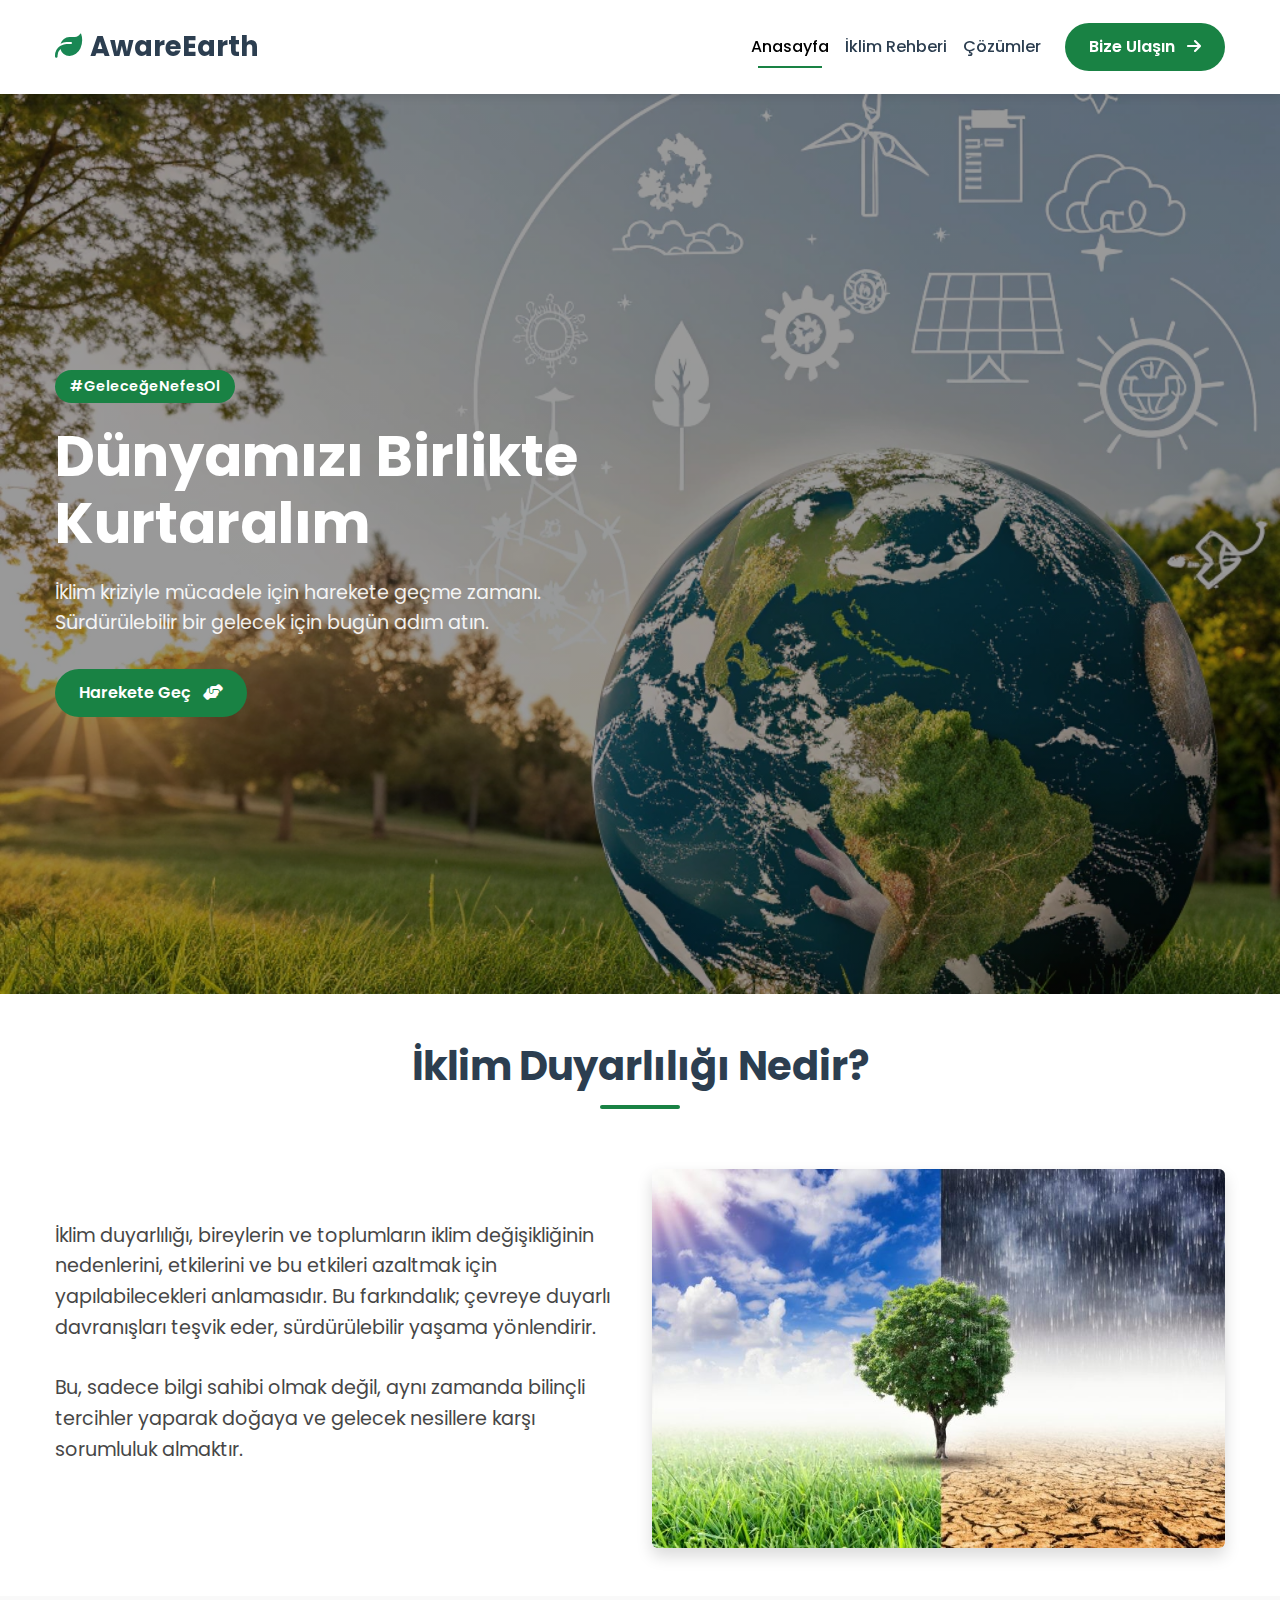
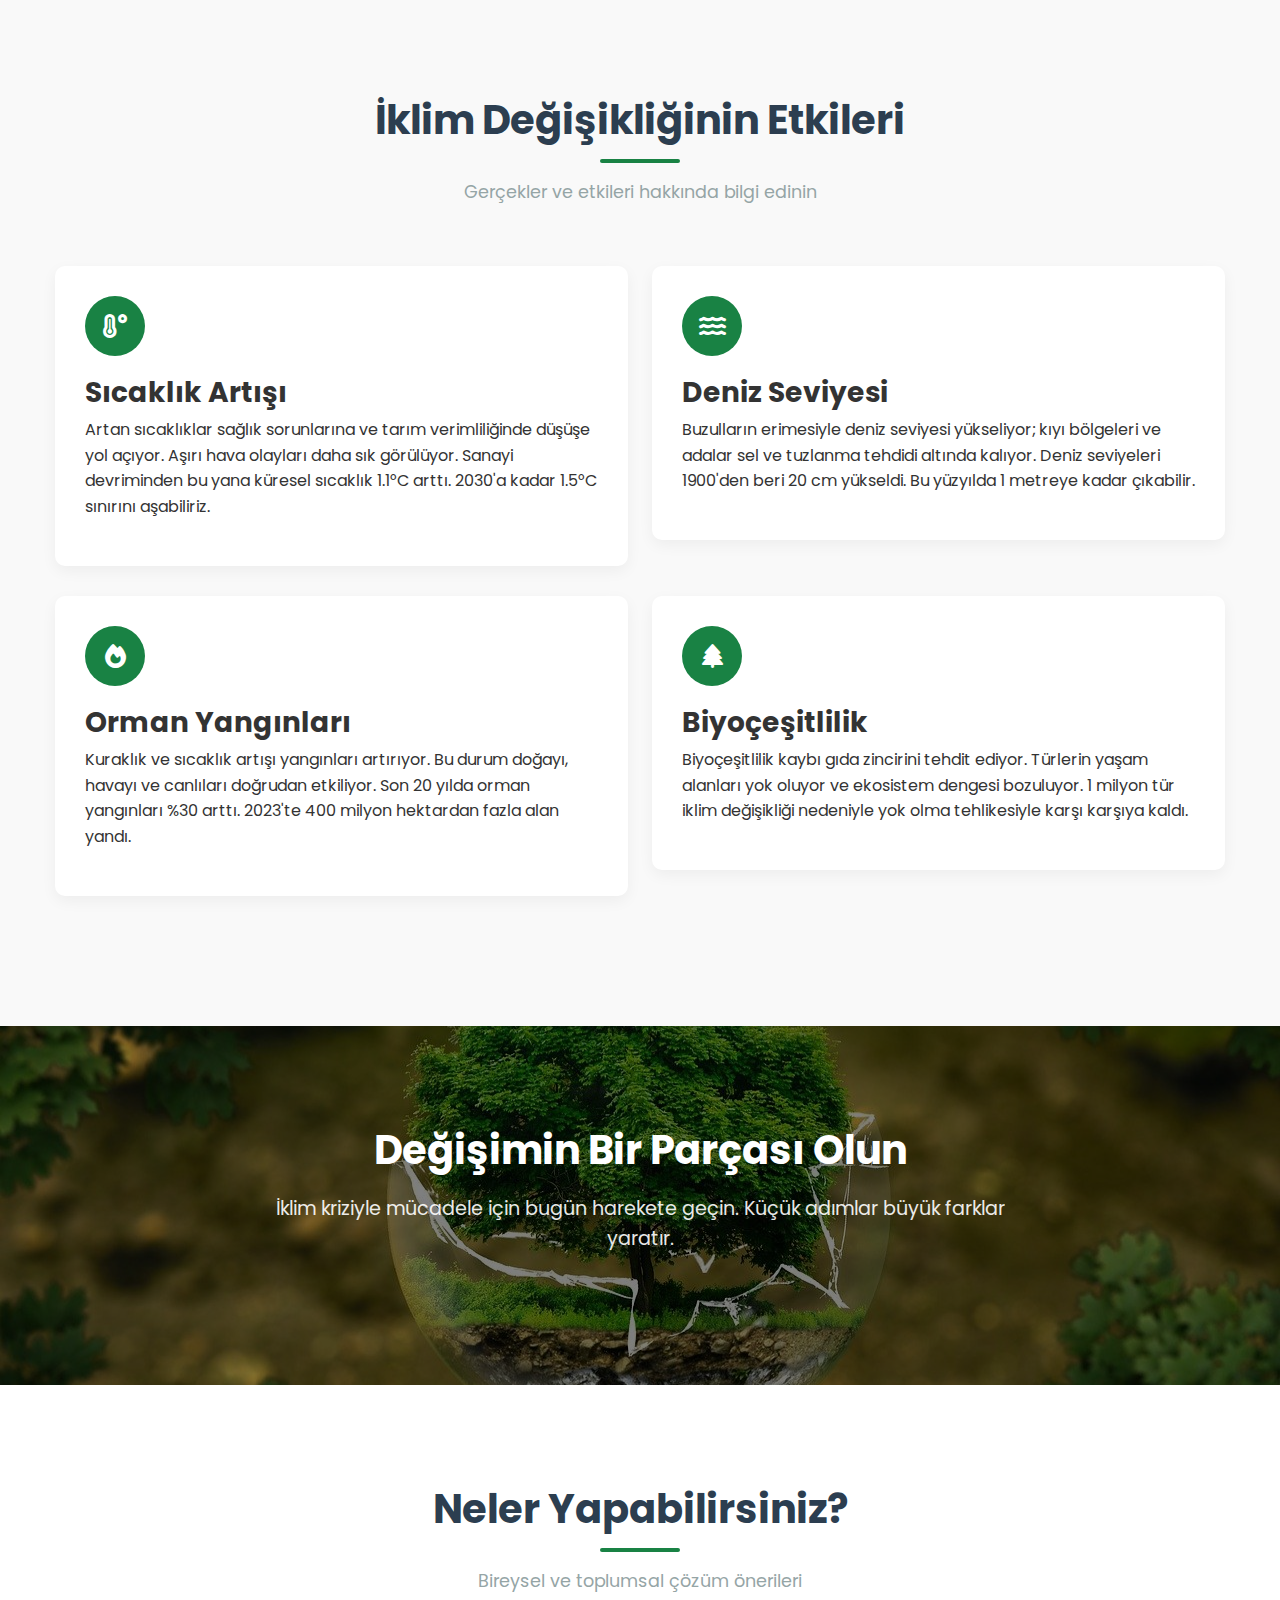
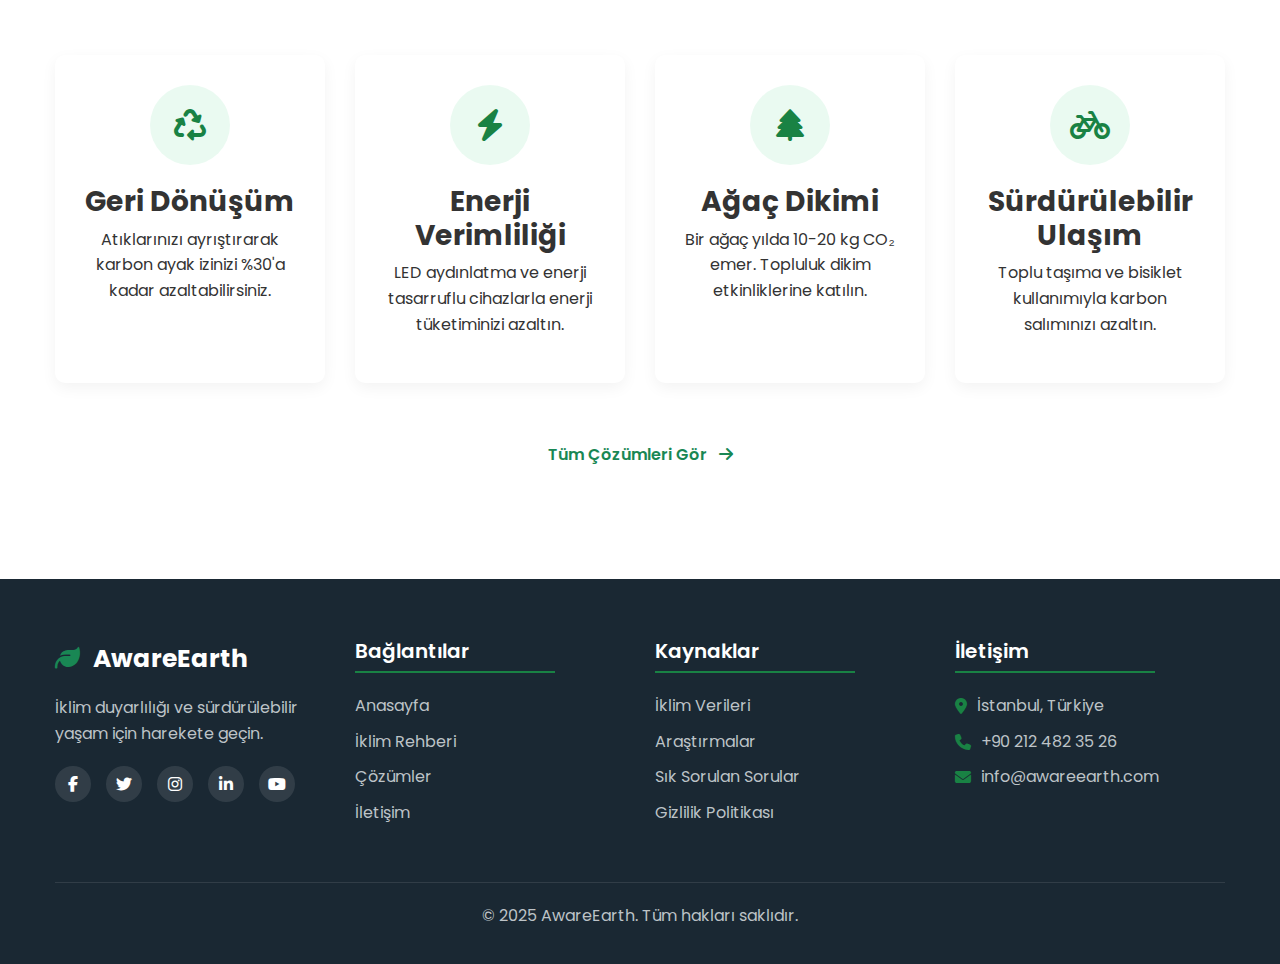
<file: index.html>
<!DOCTYPE html>
<html lang="tr">
<head>
  <meta charset="UTF-8" />
  <meta name="viewport" content="width=device-width, initial-scale=1.0">
  <title>AwareEarth | İklim Duyarlılığı Platformu</title>
  <link href="https://cdn.jsdelivr.net/npm/bootstrap@5.3.2/dist/css/bootstrap.min.css" rel="stylesheet">
  <link rel="stylesheet" href="https://cdnjs.cloudflare.com/ajax/libs/font-awesome/6.4.0/css/all.min.css">
  <link rel="stylesheet" href="css/style.css">
  <link rel="preconnect" href="https://fonts.googleapis.com">
  <link rel="preconnect" href="https://fonts.gstatic.com" crossorigin>
  <link href="https://fonts.googleapis.com/css2?family=Poppins:wght@400;500;600;700&display=swap" rel="stylesheet">
</head>
<body>

  <!-- Üst Navigasyon -->
  <nav class="navbar navbar-expand-lg navbar-light bg-white sticky-top">
    <div class="container">
      <a class="navbar-brand" href="index.html">
        <i class="fas fa-leaf text-success me-2"></i>
        <span class="brand-text">AwareEarth</span>
      </a>
      <button class="navbar-toggler" type="button" data-bs-toggle="collapse" data-bs-target="#navbarContent">
        <span class="navbar-toggler-icon"></span>
      </button>
      <div class="collapse navbar-collapse" id="navbarContent">
        <ul class="navbar-nav ms-auto mb-2 mb-lg-0">
          <li class="nav-item"><a class="nav-link active" href="index.html">Anasayfa</a></li>
          <li class="nav-item"><a class="nav-link" href="climate_guide.html">İklim Rehberi</a></li>
          <li class="nav-item"><a class="nav-link" href="solutions.html">Çözümler</a></li>
        </ul>
        <div class="d-flex ms-3">
          <a href="contact.html" class="btn btn-success">Bize Ulaşın <i class="fas fa-arrow-right ms-2"></i></a>
        </div>
      </div>
    </div>
  </nav>

  <!-- Hero Bölümü -->
  <header class="hero-section">
    <div class="container">
      <div class="row align-items-center">
        <div class="col-lg-6">
          <div class="hero-content">
            <span class="hero-badge">#GeleceğeNefesOl</span>
            <h1 class="hero-title">Dünyamızı Birlikte Kurtaralım</h1>
            <p class="hero-text">İklim kriziyle mücadele için harekete geçme zamanı. Sürdürülebilir bir gelecek için bugün adım atın.</p>
            <div class="hero-actions">
              <a href="contact.html" class="btn btn-primary">Harekete Geç <i class="fas fa-hands-helping ms-2"></i></a>
            </div>
          </div>
        </div>
      </div>
    </div>
  </header>

  <section class="py-5 bg-white">
    <div class="container">
      <div class="section-header">
        <h2 class="section-title">İklim Duyarlılığı Nedir?</h2>
      </div>
      <div class="row align-items-center">
        <div class="col-md-6">
          <p class="hero-text">
            İklim duyarlılığı, bireylerin ve toplumların iklim değişikliğinin nedenlerini, etkilerini ve bu etkileri azaltmak için yapılabilecekleri anlamasıdır.
            Bu farkındalık; çevreye duyarlı davranışları teşvik eder, sürdürülebilir yaşama yönlendirir.
          </p>
          <p class="hero-text">
            Bu, sadece bilgi sahibi olmak değil, aynı zamanda bilinçli tercihler yaparak doğaya ve gelecek nesillere karşı sorumluluk almaktır.
          </p>
        </div>
        <div class="col-md-6">
          <img src="assets/climate_change.jpg" alt="İklim Farkındalığı" class="img-fluid rounded shadow">
        </div>
      </div>
    </div>
  </section>

  <!-- İklim Krizi Bilgilendirme -->
  <section class="climate-section">
    <div class="container">
      <div class="section-header">
        <h2 class="section-title">İklim Değişikliğinin Etkileri</h2>
        <p class="section-subtitle">Gerçekler ve etkileri hakkında bilgi edinin</p>
      </div>
      <div class="row">
        <div class="col-lg-6">
          <div class="climate-card">
            <div class="climate-icon">
              <i class="fas fa-temperature-high"></i>
            </div>
            <h3>Sıcaklık Artışı</h3>
            <p>Artan sıcaklıklar sağlık sorunlarına ve tarım verimliliğinde düşüşe yol açıyor. Aşırı hava olayları daha sık görülüyor.
            Sanayi devriminden bu yana küresel sıcaklık 1.1°C arttı. 2030'a kadar 1.5°C sınırını aşabiliriz.</p>
          </div>
        </div>
        <div class="col-lg-6">
          <div class="climate-card">
            <div class="climate-icon">
              <i class="fas fa-water"></i>
            </div>
            <h3>Deniz Seviyesi</h3>
            <p>Buzulların erimesiyle deniz seviyesi yükseliyor; kıyı bölgeleri ve adalar sel ve tuzlanma tehdidi altında kalıyor.
            Deniz seviyeleri 1900'den beri 20 cm yükseldi. Bu yüzyılda 1 metreye kadar çıkabilir.</p>
          </div>
        </div>
        <div class="col-lg-6">
          <div class="climate-card">
            <div class="climate-icon">
              <i class="fas fa-fire"></i>
            </div>
            <h3>Orman Yangınları</h3>
            <p>Kuraklık ve sıcaklık artışı yangınları artırıyor. Bu durum doğayı, havayı ve canlıları doğrudan etkiliyor.
            Son 20 yılda orman yangınları %30 arttı. 2023'te 400 milyon hektardan fazla alan yandı.</p>
          </div>
        </div>
        <div class="col-lg-6">
          <div class="climate-card">
            <div class="climate-icon">
              <i class="fas fa-tree"></i>
            </div>
            <h3>Biyoçeşitlilik</h3>
            <p>Biyoçeşitlilik kaybı gıda zincirini tehdit ediyor. Türlerin yaşam alanları yok oluyor ve ekosistem dengesi bozuluyor.
            1 milyon tür iklim değişikliği nedeniyle yok olma tehlikesiyle karşı karşıya kaldı.</p>
          </div>
        </div>
      </div>
    </div>
  </section>

  <!-- Eylem Çağrısı -->
  <section class="cta-section">
    <div class="container">
      <div class="cta-content">
        <h2>Değişimin Bir Parçası Olun</h2>
        <p>İklim kriziyle mücadele için bugün harekete geçin. Küçük adımlar büyük farklar yaratır.</p>
      </div>
    </div>
  </section>

  <!-- Çözümler Bölümü -->
  <section class="solutions-section">
    <div class="container">
      <div class="section-header">
        <h2 class="section-title">Neler Yapabilirsiniz?</h2>
        <p class="section-subtitle">Bireysel ve toplumsal çözüm önerileri</p>
      </div>
      <div class="solutions-grid">
        <div class="solutions-card">
          <div class="solutions-icon">
            <i class="fas fa-recycle"></i>
          </div>
          <h3>Geri Dönüşüm</h3>
          <p>Atıklarınızı ayrıştırarak karbon ayak izinizi %30'a kadar azaltabilirsiniz.</p>
        </div>
        <div class="solutions-card">
          <div class="solutions-icon">
            <i class="fas fa-bolt"></i>
          </div>
          <h3>Enerji Verimliliği</h3>
          <p>LED aydınlatma ve enerji tasarruflu cihazlarla enerji tüketiminizi azaltın.</p>
        </div>
        <div class="solutions-card">
          <div class="solutions-icon">
            <i class="fas fa-tree"></i>
          </div>
          <h3>Ağaç Dikimi</h3>
          <p>Bir ağaç yılda 10-20 kg CO₂ emer. Topluluk dikim etkinliklerine katılın.</p>
        </div>
        <div class="solutions-card">
          <div class="solutions-icon">
            <i class="fas fa-bicycle"></i>
          </div>
          <h3>Sürdürülebilir Ulaşım</h3>
          <p>Toplu taşıma ve bisiklet kullanımıyla karbon salımınızı azaltın.</p>
        </div>
      </div>
      <div class="text-center mt-5">
        <a href="solutions.html" class="btn btn-outline-success">Tüm Çözümleri Gör <i class="fas fa-arrow-right ms-2"></i></a>
      </div>
    </div>
  </section>

  <!-- Footer -->
  <footer class="aware-footer">
        <div class="container">
        <div class="footer-grid">
            <div class="footer-about">
            <a href="index.html" class="footer-logo">
                <i class="fas fa-leaf text-success me-2"></i>
                <span class="fw-bold">AwareEarth</span>
            </a>
            <p class="footer-description mt-3">İklim duyarlılığı ve sürdürülebilir yaşam için harekete geçin.</p>
            <div class="social-links">
                <a href="#"><i class="fab fa-facebook-f"></i></a>
                <a href="#"><i class="fab fa-twitter"></i></a>
                <a href="#"><i class="fab fa-instagram"></i></a>
                <a href="#"><i class="fab fa-linkedin-in"></i></a>
                <a href="#"><i class="fab fa-youtube"></i></a>
            </div>
            </div>
            
            <div class="footer-links">
            <h3 class="footer-title">Bağlantılar</h3>
            <ul class="list-unstyled">
                <li><a href="index.html">Anasayfa</a></li>
                <li><a href="climate_guide.html">İklim Rehberi</a></li>
                <li><a href="solutions.html">Çözümler</a></li>
                <li><a href="contact.html">İletişim</a></li>
            </ul>
            </div>
            
            <div class="footer-links">
            <h3 class="footer-title">Kaynaklar</h3>
            <ul class="list-unstyled">
                <li><a href="#">İklim Verileri</a></li>
                <li><a href="#">Araştırmalar</a></li>
                <li><a href="#">Sık Sorulan Sorular</a></li>
                <li><a href="#">Gizlilik Politikası</a></li>
            </ul>
            </div>
            
            <div class="footer-contact">
            <h3 class="footer-title">İletişim</h3>
            <ul class="list-unstyled">
                <li><i class="fas fa-map-marker-alt"></i> İstanbul, Türkiye</li>
                <li><i class="fas fa-phone"></i> +90 212 482 35 26</li>
                <li><i class="fas fa-envelope"></i> info@awareearth.com</li>
            </ul>
            </div>
        </div>
        
        <div class="footer-bottom">
            <p>&copy; 2025 AwareEarth. Tüm hakları saklıdır.</p>
        </div>
        </div>
    </footer>

  <script src="https://cdn.jsdelivr.net/npm/bootstrap@5.3.2/dist/js/bootstrap.bundle.min.js"></script>
  <script src="js/script.js"></script>
</body>
</html>
</file>
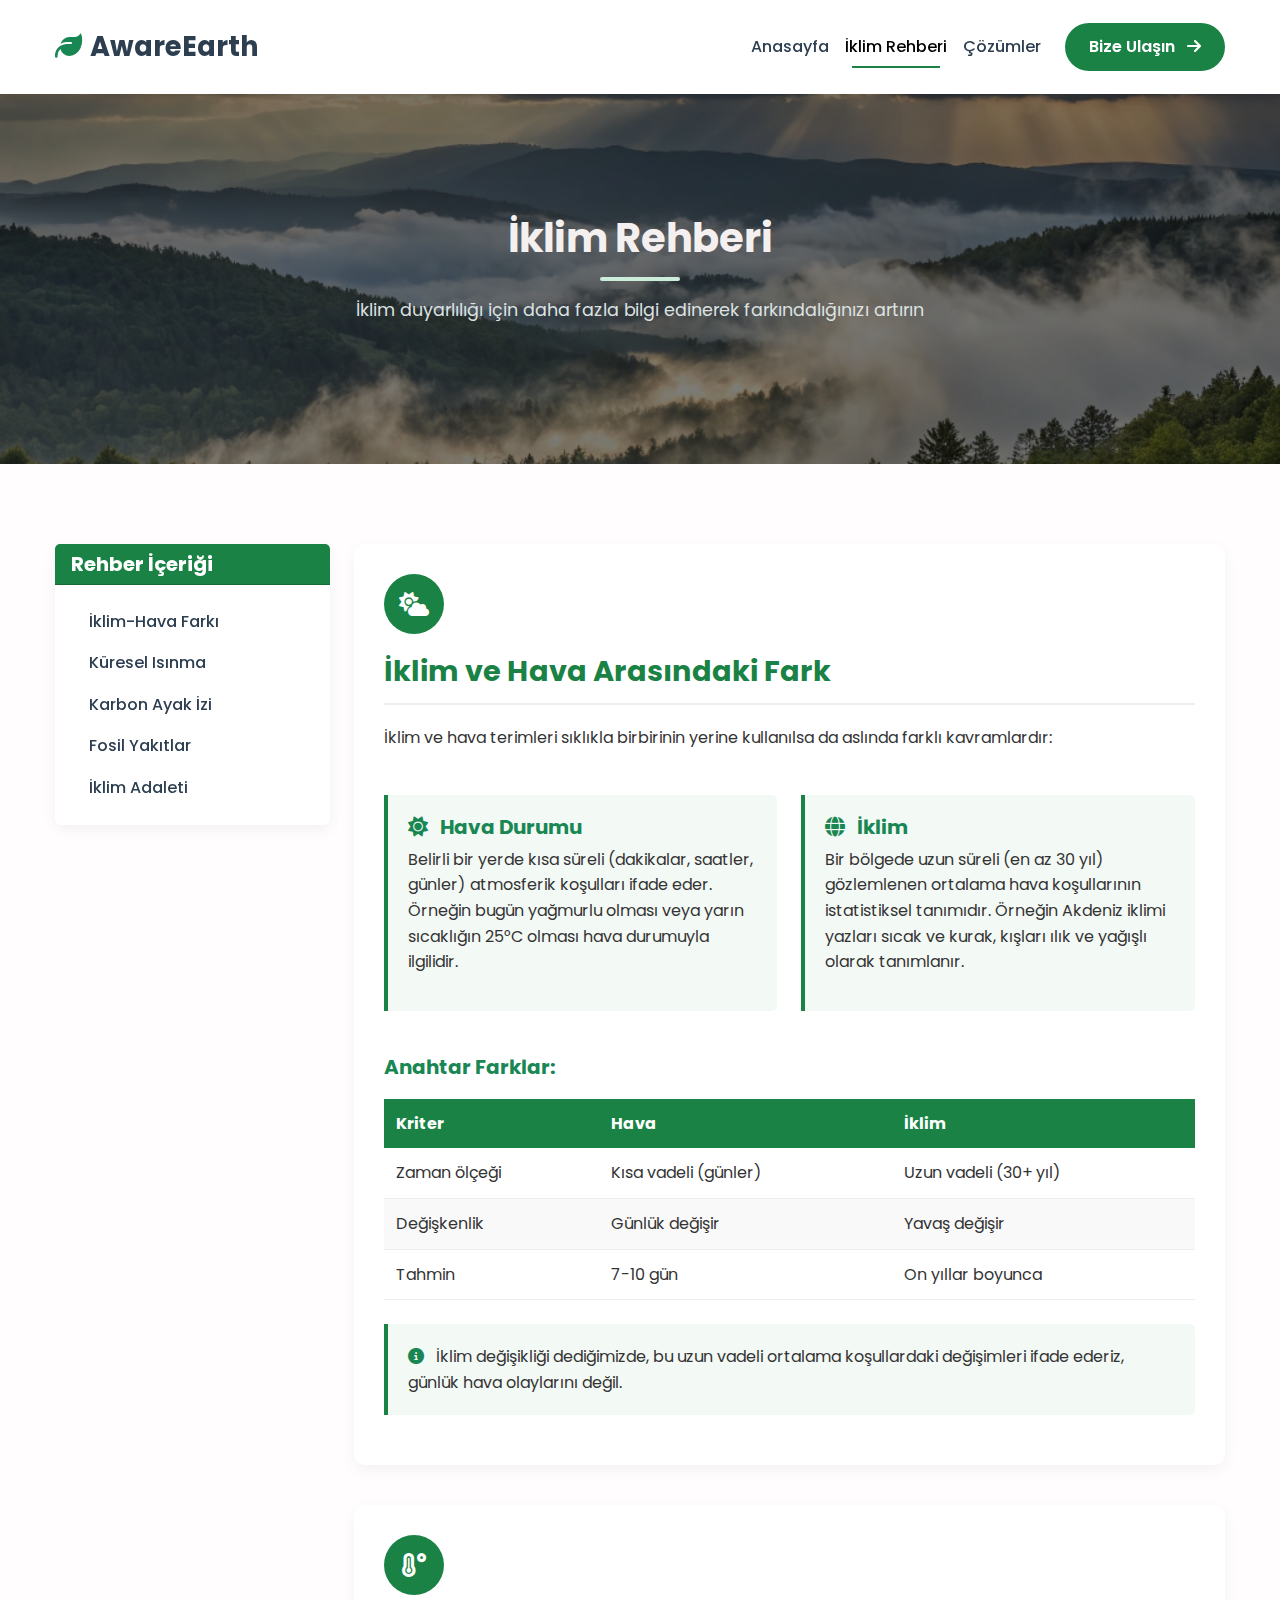
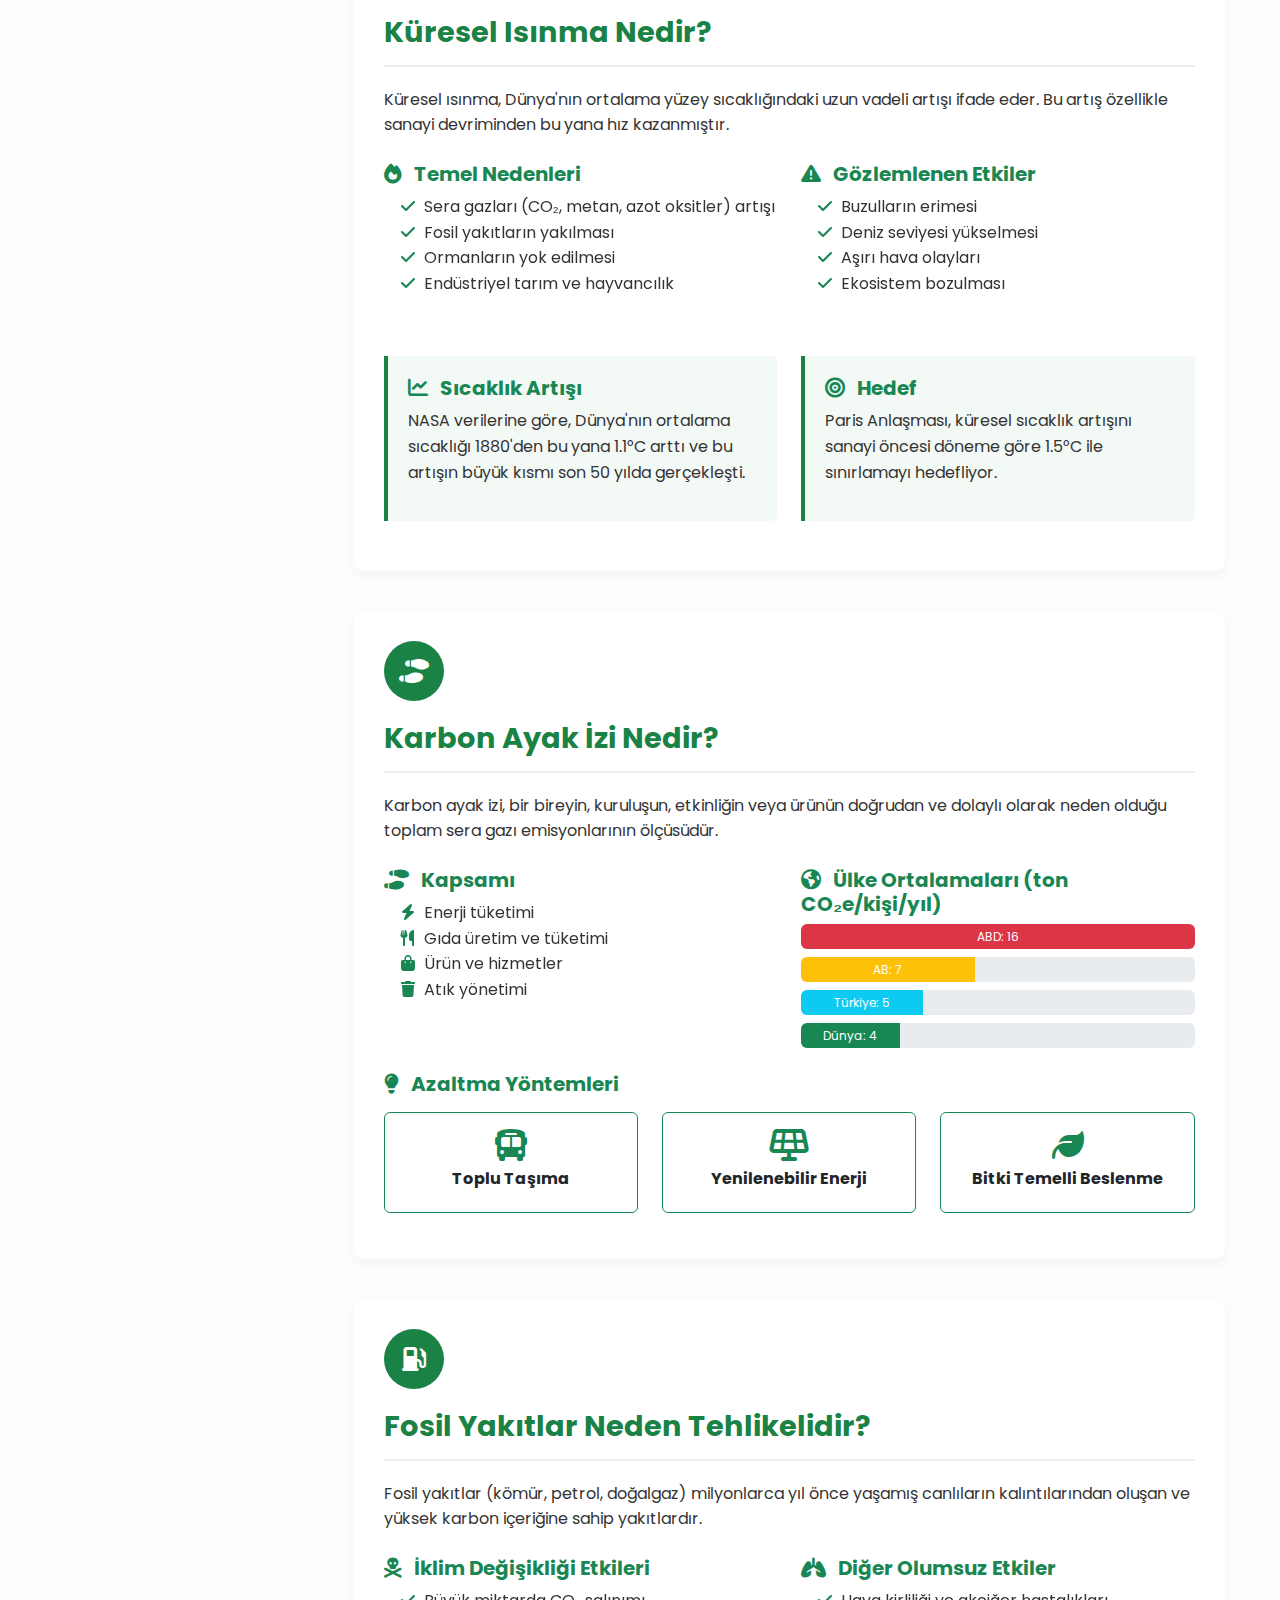
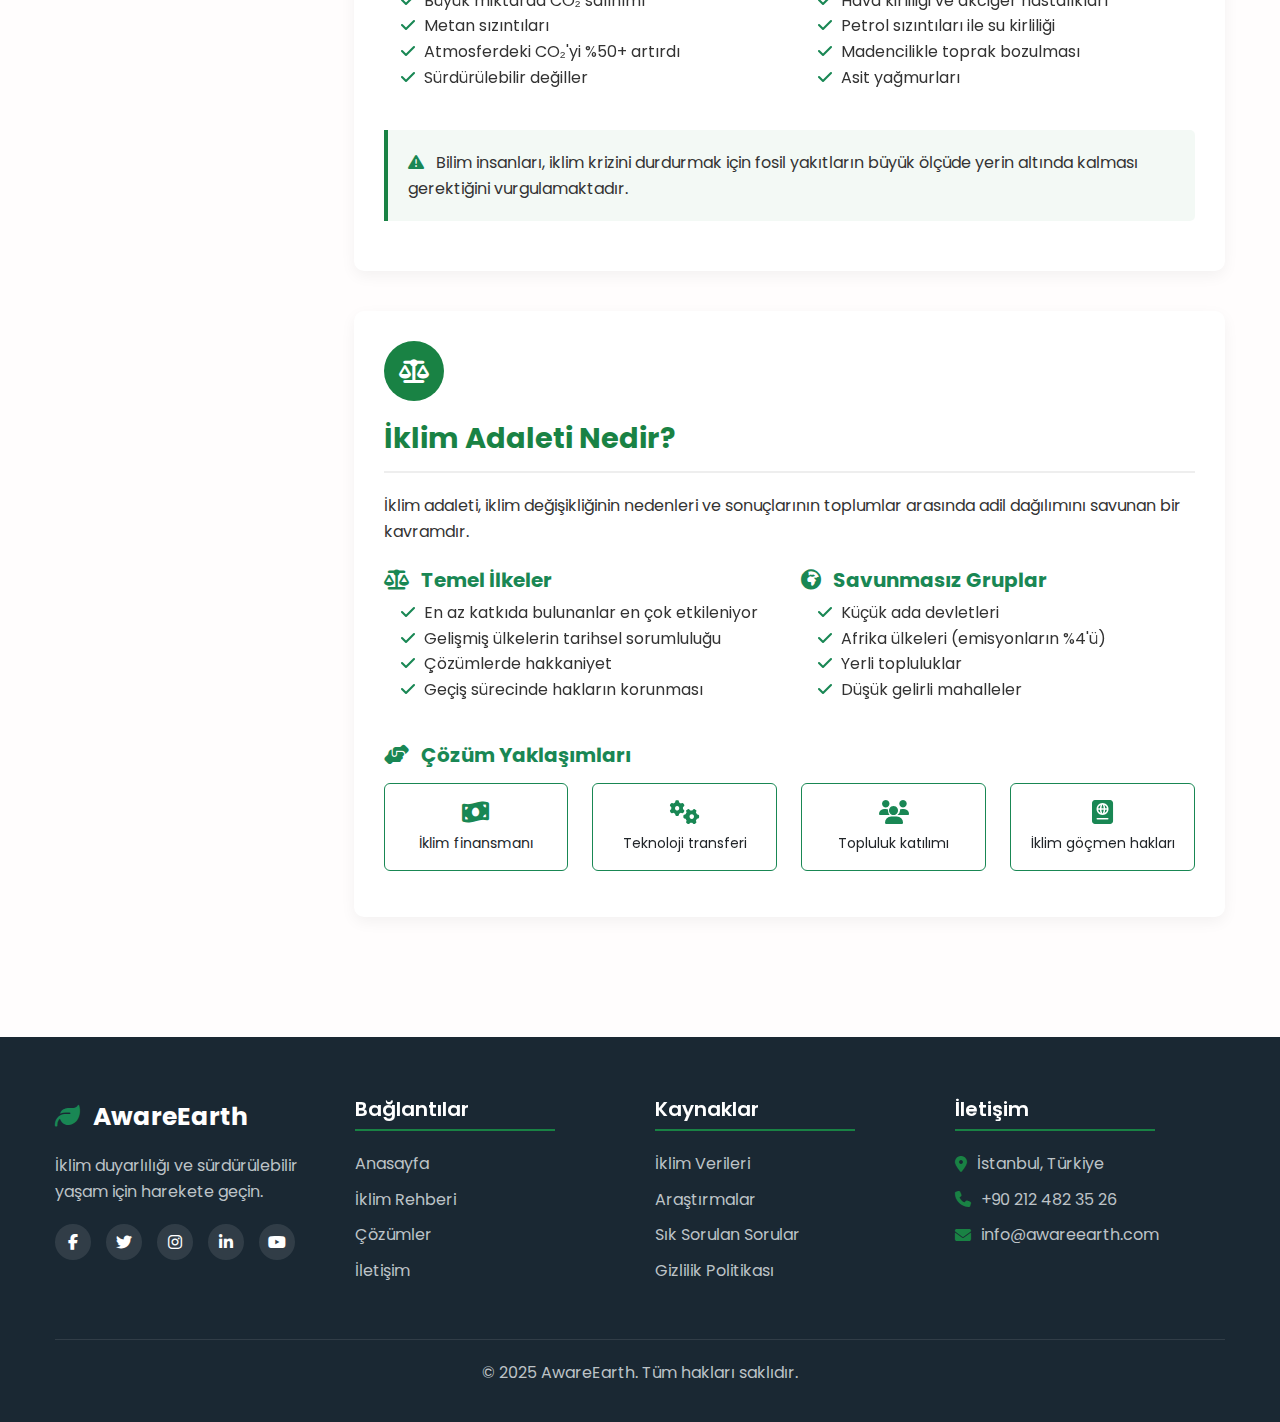
<file: climate_guide.html>
<!DOCTYPE html>
<html lang="tr">
<head>
  <meta charset="UTF-8" />
  <meta name="viewport" content="width=device-width, initial-scale=1.0">
  <title>AwareEarth | İklim Rehberi</title>
  <link href="https://cdn.jsdelivr.net/npm/bootstrap@5.3.2/dist/css/bootstrap.min.css" rel="stylesheet">
  <link rel="stylesheet" href="https://cdnjs.cloudflare.com/ajax/libs/font-awesome/6.4.0/css/all.min.css">
  <link rel="stylesheet" href="css/style.css">
  <link rel="stylesheet" href="css/climate_guide.css">
  <link rel="preconnect" href="https://fonts.googleapis.com">
  <link rel="preconnect" href="https://fonts.gstatic.com" crossorigin>
  <link href="https://fonts.googleapis.com/css2?family=Poppins:wght@400;500;600;700&display=swap" rel="stylesheet">
</head>
<body>

  <nav class="navbar navbar-expand-lg navbar-light bg-white sticky-top">
    <div class="container">
      <a class="navbar-brand" href="index.html">
        <i class="fas fa-leaf text-success me-2"></i>
        <span class="brand-text">AwareEarth</span>
      </a>
      <button class="navbar-toggler" type="button" data-bs-toggle="collapse" data-bs-target="#navbarContent">
        <span class="navbar-toggler-icon"></span>
      </button>
      <div class="collapse navbar-collapse" id="navbarContent">
        <ul class="navbar-nav ms-auto mb-2 mb-lg-0">
          <li class="nav-item"><a class="nav-link" href="index.html">Anasayfa</a></li>
          <li class="nav-item"><a class="nav-link active" href="climate_guide.html">İklim Rehberi</a></li>
          <li class="nav-item"><a class="nav-link" href="solutions.html">Çözümler</a></li>
        </ul>
        <div class="d-flex ms-3">
          <a href="contact.html" class="btn btn-success">Bize Ulaşın <i class="fas fa-arrow-right ms-2"></i></a>
        </div>
      </div>
    </div>
  </nav>

  <section class="climate-guide-header">
    <div class="container">
        <div class="section-header">
          <h2 class="guide-title">İklim Rehberi</h2>
          <p class="guide-subtitle">İklim duyarlılığı için daha fazla bilgi edinerek farkındalığınızı artırın</p>
        </div>
    </div>
  </section>

  <div class="guide-container">
    <div class="container">
      <div class="row">
        <div class="col-lg-3">
          <div class="term-nav">
            <div class="card">
              <div class="card-header">
                <h5 class="mb-0">Rehber İçeriği</h5>
              </div>
              <div class="card-body">
                <ul class="nav nav-pills flex-column">
                  <li class="nav-item">
                    <a class="nav-link active" href="#climate-weather">İklim-Hava Farkı</a>
                  </li>
                  <li class="nav-item">
                    <a class="nav-link" href="#global-warming">Küresel Isınma</a>
                  </li>
                  <li class="nav-item">
                    <a class="nav-link" href="#carbon-footprint">Karbon Ayak İzi</a>
                  </li>
                  <li class="nav-item">
                    <a class="nav-link" href="#fossil-fuels">Fosil Yakıtlar</a>
                  </li>
                  <li class="nav-item">
                    <a class="nav-link" href="#climate-justice">İklim Adaleti</a>
                  </li>
                </ul>
              </div>
            </div>
          </div>
        </div>

        <!-- İklim Rehberi İçeriği -->
        <div class="col-lg-9" id="climate-basics">
          <!-- İklim ve Hava Farkı -->
          <div class="guide-card" id="climate-weather">
            <div class="guide-icon">
              <i class="fas fa-cloud-sun"></i>
            </div>
            <h2>İklim ve Hava Arasındaki Fark</h2>
            <p>İklim ve hava terimleri sıklıkla birbirinin yerine kullanılsa da aslında farklı kavramlardır:</p>
            
            <div class="row mt-4">
              <div class="col-md-6 mb-4">
                <div class="fact-box">
                  <h5 class="text-success"><i class="fas fa-sun me-2"></i> Hava Durumu</h5>
                  <p>Belirli bir yerde kısa süreli (dakikalar, saatler, günler) atmosferik koşulları ifade eder. Örneğin bugün yağmurlu olması veya yarın sıcaklığın 25°C olması hava durumuyla ilgilidir.</p>
                </div>
              </div>
              <div class="col-md-6 mb-4">
                <div class="fact-box">
                  <h5 class="text-success"><i class="fas fa-globe me-2"></i> İklim</h5>
                  <p>Bir bölgede uzun süreli (en az 30 yıl) gözlemlenen ortalama hava koşullarının istatistiksel tanımıdır. Örneğin Akdeniz iklimi yazları sıcak ve kurak, kışları ılık ve yağışlı olarak tanımlanır.</p>
                </div>
              </div>
            </div>
            
            <h5 class="text-success">Anahtar Farklar:</h5>
            <table class="comparison-table">
              <thead>
                <tr>
                  <th>Kriter</th>
                  <th>Hava</th>
                  <th>İklim</th>
                </tr>
              </thead>
              <tbody>
                <tr>
                  <td>Zaman ölçeği</td>
                  <td>Kısa vadeli (günler)</td>
                  <td>Uzun vadeli (30+ yıl)</td>
                </tr>
                <tr>
                  <td>Değişkenlik</td>
                  <td>Günlük değişir</td>
                  <td>Yavaş değişir</td>
                </tr>
                <tr>
                  <td>Tahmin</td>
                  <td>7-10 gün</td>
                  <td>On yıllar boyunca</td>
                </tr>
              </tbody>
            </table>
            
            <div class="fact-box mt-4">
              <i class="fas fa-info-circle text-success me-2"></i> İklim değişikliği dediğimizde, bu uzun vadeli ortalama koşullardaki değişimleri ifade ederiz, günlük hava olaylarını değil.
            </div>
          </div>

          <!-- Küresel Isınma Nedir -->
          <div class="guide-card" id="global-warming">
            <div class="guide-icon">
              <i class="fas fa-temperature-high"></i>
            </div>
            <h2>Küresel Isınma Nedir?</h2>
            <p>Küresel ısınma, Dünya'nın ortalama yüzey sıcaklığındaki uzun vadeli artışı ifade eder. Bu artış özellikle sanayi devriminden bu yana hız kazanmıştır.</p>
            
            <div class="row mt-4">
              <div class="col-md-6">
                <h5 class="text-success"><i class="fas fa-fire me-2"></i> Temel Nedenleri</h5>
                <ul class="fa-ul">
                  <li><span class="fa-li"><i class="fas fa-check text-success"></i></span>Sera gazları (CO₂, metan, azot oksitler) artışı</li>
                  <li><span class="fa-li"><i class="fas fa-check text-success"></i></span>Fosil yakıtların yakılması</li>
                  <li><span class="fa-li"><i class="fas fa-check text-success"></i></span>Ormanların yok edilmesi</li>
                  <li><span class="fa-li"><i class="fas fa-check text-success"></i></span>Endüstriyel tarım ve hayvancılık</li>
                </ul>
              </div>
              <div class="col-md-6">
                <h5 class="text-success"><i class="fas fa-exclamation-triangle me-2"></i> Gözlemlenen Etkiler</h5>
                <ul class="fa-ul">
                  <li><span class="fa-li"><i class="fas fa-check text-success"></i></span>Buzulların erimesi</li>
                  <li><span class="fa-li"><i class="fas fa-check text-success"></i></span>Deniz seviyesi yükselmesi</li>
                  <li><span class="fa-li"><i class="fas fa-check text-success"></i></span>Aşırı hava olayları</li>
                  <li><span class="fa-li"><i class="fas fa-check text-success"></i></span>Ekosistem bozulması</li>
                </ul>
              </div>
            </div>
            
            <div class="row mt-4">
              <div class="col-md-6">
                <div class="fact-box">
                  <h5 class="text-success"><i class="fas fa-chart-line me-2"></i> Sıcaklık Artışı</h5>
                  <p>NASA verilerine göre, Dünya'nın ortalama sıcaklığı 1880'den bu yana 1.1°C arttı ve bu artışın büyük kısmı son 50 yılda gerçekleşti.</p>
                </div>
              </div>
              <div class="col-md-6">
                <div class="fact-box">
                  <h5 class="text-success"><i class="fas fa-bullseye me-2"></i> Hedef</h5>
                  <p>Paris Anlaşması, küresel sıcaklık artışını sanayi öncesi döneme göre 1.5°C ile sınırlamayı hedefliyor.</p>
                </div>
              </div>
            </div>
          </div>

          <!-- Karbon Ayak İzi Nedir -->
          <div class="guide-card" id="carbon-footprint">
            <div class="guide-icon">
              <i class="fas fa-shoe-prints"></i>
            </div>
            <h2>Karbon Ayak İzi Nedir?</h2>
            <p>Karbon ayak izi, bir bireyin, kuruluşun, etkinliğin veya ürünün doğrudan ve dolaylı olarak neden olduğu toplam sera gazı emisyonlarının ölçüsüdür.</p>
            
            <div class="row mt-4">
              <div class="col-md-6">
                <h5 class="text-success"><i class="fas fa-shoe-prints me-2"></i> Kapsamı</h5>
                <ul class="fa-ul">
                  <li><span class="fa-li"><i class="fas fa-bolt text-success"></i></span>Enerji tüketimi</li>
                  <li><span class="fa-li"><i class="fas fa-utensils text-success"></i></span>Gıda üretim ve tüketimi</li>
                  <li><span class="fa-li"><i class="fas fa-shopping-bag text-success"></i></span>Ürün ve hizmetler</li>
                  <li><span class="fa-li"><i class="fas fa-trash text-success"></i></span>Atık yönetimi</li>
                </ul>
              </div>
              <!-- Bu tablo, kişi başına düşen yıllık ortalama karbon ayak izini gösterir -->
              <div class="col-md-6">
                <h5 class="text-success"><i class="fas fa-globe-americas me-2"></i> Ülke Ortalamaları (ton CO₂e/kişi/yıl)</h5>
                <div class="progress mb-2" style="height: 25px;">
                  <div class="progress-bar bg-danger" role="progressbar" style="width: 100%;">ABD: 16</div>
                </div>
                <div class="progress mb-2" style="height: 25px;">
                  <div class="progress-bar bg-warning" role="progressbar" style="width: 44%;">AB: 7</div>
                </div>
                <div class="progress mb-2" style="height: 25px;">
                  <div class="progress-bar bg-info" role="progressbar" style="width: 31%;">Türkiye: 5</div>
                </div>
                <div class="progress" style="height: 25px;">
                  <div class="progress-bar bg-success" role="progressbar" style="width: 25%;">Dünya: 4</div>
                </div>
              </div>
            </div>
            
            <h5 class="mt-4 text-success"><i class="fas fa-lightbulb me-2"></i> Azaltma Yöntemleri</h5>
            <div class="row mt-3">
              <div class="col-md-4 col-6 mb-3">
                <div class="card h-100 border-success">
                  <div class="card-body text-center">
                    <i class="fas fa-bus text-success mb-2" style="font-size: 2rem;"></i>
                    <h6>Toplu Taşıma</h6>
                  </div>
                </div>
              </div>
              <div class="col-md-4 col-6 mb-3">
                <div class="card h-100 border-success">
                  <div class="card-body text-center">
                    <i class="fas fa-solar-panel text-success mb-2" style="font-size: 2rem;"></i>
                    <h6>Yenilenebilir Enerji</h6>
                  </div>
                </div>
              </div>
              <div class="col-md-4 col-6 mb-3">
                <div class="card h-100 border-success">
                  <div class="card-body text-center">
                    <i class="fas fa-leaf text-success mb-2" style="font-size: 2rem;"></i>
                    <h6>Bitki Temelli Beslenme</h6>
                  </div>
                </div>
              </div>
            </div>
          </div>

          <!-- Fosil Yakıtlar Neden Tehlikelidir -->
          <div class="guide-card" id="fossil-fuels">
            <div class="guide-icon">
              <i class="fas fa-gas-pump"></i>
            </div>
            <h2>Fosil Yakıtlar Neden Tehlikelidir?</h2>
            <p>Fosil yakıtlar (kömür, petrol, doğalgaz) milyonlarca yıl önce yaşamış canlıların kalıntılarından oluşan ve yüksek karbon içeriğine sahip yakıtlardır.</p>
            
            <div class="row mt-4">
              <div class="col-md-6">
                <h5 class="text-success"><i class="fas fa-skull-crossbones me-2"></i> İklim Değişikliği Etkileri</h5>
                <ul class="fa-ul">
                  <li><span class="fa-li"><i class="fas fa-check text-success"></i></span>Büyük miktarda CO₂ salınımı</li>
                  <li><span class="fa-li"><i class="fas fa-check text-success"></i></span>Metan sızıntıları</li>
                  <li><span class="fa-li"><i class="fas fa-check text-success"></i></span>Atmosferdeki CO₂'yi %50+ artırdı</li>
                  <li><span class="fa-li"><i class="fas fa-check text-success"></i></span>Sürdürülebilir değiller</li>
                </ul>
              </div>
              <div class="col-md-6">
                <h5 class="text-success"><i class="fas fa-lungs me-2"></i> Diğer Olumsuz Etkiler</h5>
                <ul class="fa-ul">
                  <li><span class="fa-li"><i class="fas fa-check text-success"></i></span>Hava kirliliği ve akciğer hastalıkları</li>
                  <li><span class="fa-li"><i class="fas fa-check text-success"></i></span>Petrol sızıntıları ile su kirliliği</li>
                  <li><span class="fa-li"><i class="fas fa-check text-success"></i></span>Madencilikle toprak bozulması</li>
                  <li><span class="fa-li"><i class="fas fa-check text-success"></i></span>Asit yağmurları</li>
                </ul>
              </div>
            </div>
            
            <div class="fact-box mt-4">
              <i class="fas fa-exclamation-triangle text-success me-2"></i> Bilim insanları, iklim krizini durdurmak için fosil yakıtların büyük ölçüde yerin altında kalması gerektiğini vurgulamaktadır.
            </div>
          </div>

          <!-- İklim Adaleti Nedir -->
          <div class="guide-card" id="climate-justice">
            <div class="guide-icon">
              <i class="fas fa-balance-scale"></i>
            </div>
            <h2>İklim Adaleti Nedir?</h2>
            <p>İklim adaleti, iklim değişikliğinin nedenleri ve sonuçlarının toplumlar arasında adil dağılımını savunan bir kavramdır.</p>
            
            <div class="row mt-4">
              <div class="col-md-6">
                <h5 class="text-success"><i class="fas fa-balance-scale me-2"></i> Temel İlkeler</h5>
                <ul class="fa-ul">
                  <li><span class="fa-li"><i class="fas fa-check text-success"></i></span>En az katkıda bulunanlar en çok etkileniyor</li>
                  <li><span class="fa-li"><i class="fas fa-check text-success"></i></span>Gelişmiş ülkelerin tarihsel sorumluluğu</li>
                  <li><span class="fa-li"><i class="fas fa-check text-success"></i></span>Çözümlerde hakkaniyet</li>
                  <li><span class="fa-li"><i class="fas fa-check text-success"></i></span>Geçiş sürecinde hakların korunması</li>
                </ul>
              </div>
              <div class="col-md-6">
                <h5 class="text-success"><i class="fas fa-globe-africa me-2"></i> Savunmasız Gruplar</h5>
                <ul class="fa-ul">
                  <li><span class="fa-li"><i class="fas fa-check text-success"></i></span>Küçük ada devletleri</li>
                  <li><span class="fa-li"><i class="fas fa-check text-success"></i></span>Afrika ülkeleri (emisyonların %4'ü)</li>
                  <li><span class="fa-li"><i class="fas fa-check text-success"></i></span>Yerli topluluklar</li>
                  <li><span class="fa-li"><i class="fas fa-check text-success"></i></span>Düşük gelirli mahalleler</li>
                </ul>
              </div>
            </div>
            
            <h5 class="mt-4 text-success"><i class="fas fa-hands-helping me-2"></i> Çözüm Yaklaşımları</h5>
            <div class="row mt-3">
              <div class="col-md-3 col-6 mb-3">
                <div class="card h-100 border-success">
                  <div class="card-body text-center">
                    <i class="fas fa-money-bill-wave text-success mb-2" style="font-size: 1.5rem;"></i>
                    <p class="mb-0 small">İklim finansmanı</p>
                  </div>
                </div>
              </div>
              <div class="col-md-3 col-6 mb-3">
                <div class="card h-100 border-success">
                  <div class="card-body text-center">
                    <i class="fas fa-cogs text-success mb-2" style="font-size: 1.5rem;"></i>
                    <p class="mb-0 small">Teknoloji transferi</p>
                  </div>
                </div>
              </div>
              <div class="col-md-3 col-6 mb-3">
                <div class="card h-100 border-success">
                  <div class="card-body text-center">
                    <i class="fas fa-users text-success mb-2" style="font-size: 1.5rem;"></i>
                    <p class="mb-0 small">Topluluk katılımı</p>
                  </div>
                </div>
              </div>
              <div class="col-md-3 col-6 mb-3">
                <div class="card h-100 border-success">
                  <div class="card-body text-center">
                    <i class="fas fa-passport text-success mb-2" style="font-size: 1.5rem;"></i>
                    <p class="mb-0 small">İklim göçmen hakları</p>
                  </div>
                </div>
              </div>
            </div>
          </div>
        </div>
      </div>
    </div>
  </div>

  <!-- Footer -->
    <footer class="aware-footer">
      <div class="container">
        <div class="footer-grid">
          <div class="footer-about">
            <a href="index.html" class="footer-logo">
                <i class="fas fa-leaf text-success me-2"></i>
                <span class="fw-bold">AwareEarth</span>
            </a>
            <p class="footer-description mt-3">İklim duyarlılığı ve sürdürülebilir yaşam için harekete geçin.</p>
            <div class="social-links">
                <a href="#"><i class="fab fa-facebook-f"></i></a>
                <a href="#"><i class="fab fa-twitter"></i></a>
                <a href="#"><i class="fab fa-instagram"></i></a>
                <a href="#"><i class="fab fa-linkedin-in"></i></a>
                <a href="#"><i class="fab fa-youtube"></i></a>

            </div>
          </div>
            
          <div class="footer-links">
            <h3 class="footer-title">Bağlantılar</h3>
            <ul class="list-unstyled">
                <li><a href="index.html">Anasayfa</a></li>
                <li><a href="climate_guide.html">İklim Rehberi</a></li>
                <li><a href="solutions.html">Çözümler</a></li>
                <li><a href="contact.html">İletişim</a></li>
            </ul>
          </div>
            
          <div class="footer-links">
            <h3 class="footer-title">Kaynaklar</h3>
            <ul class="list-unstyled">
                <li><a href="#">İklim Verileri</a></li>
                <li><a href="#">Araştırmalar</a></li>
                <li><a href="#">Sık Sorulan Sorular</a></li>
                <li><a href="#">Gizlilik Politikası</a></li>
            </ul>
          </div>
            
          <div class="footer-contact">
            <h3 class="footer-title">İletişim</h3>
            <ul class="list-unstyled">
                <li><i class="fas fa-map-marker-alt"></i> İstanbul, Türkiye</li>
                <li><i class="fas fa-phone"></i> +90 212 482 35 26</li>
                <li><i class="fas fa-envelope"></i> info@awareearth.com</li>
            </ul>
          </div>
        </div>
        
        <div class="footer-bottom">
            <p>&copy; 2025 AwareEarth. Tüm hakları saklıdır.</p>
        </div>
      </div>
    </footer>

  <script src="https://cdn.jsdelivr.net/npm/bootstrap@5.3.2/dist/js/bootstrap.bundle.min.js"></script>
  <script src="js/script.js"></script>
</body>
</html>
</file>
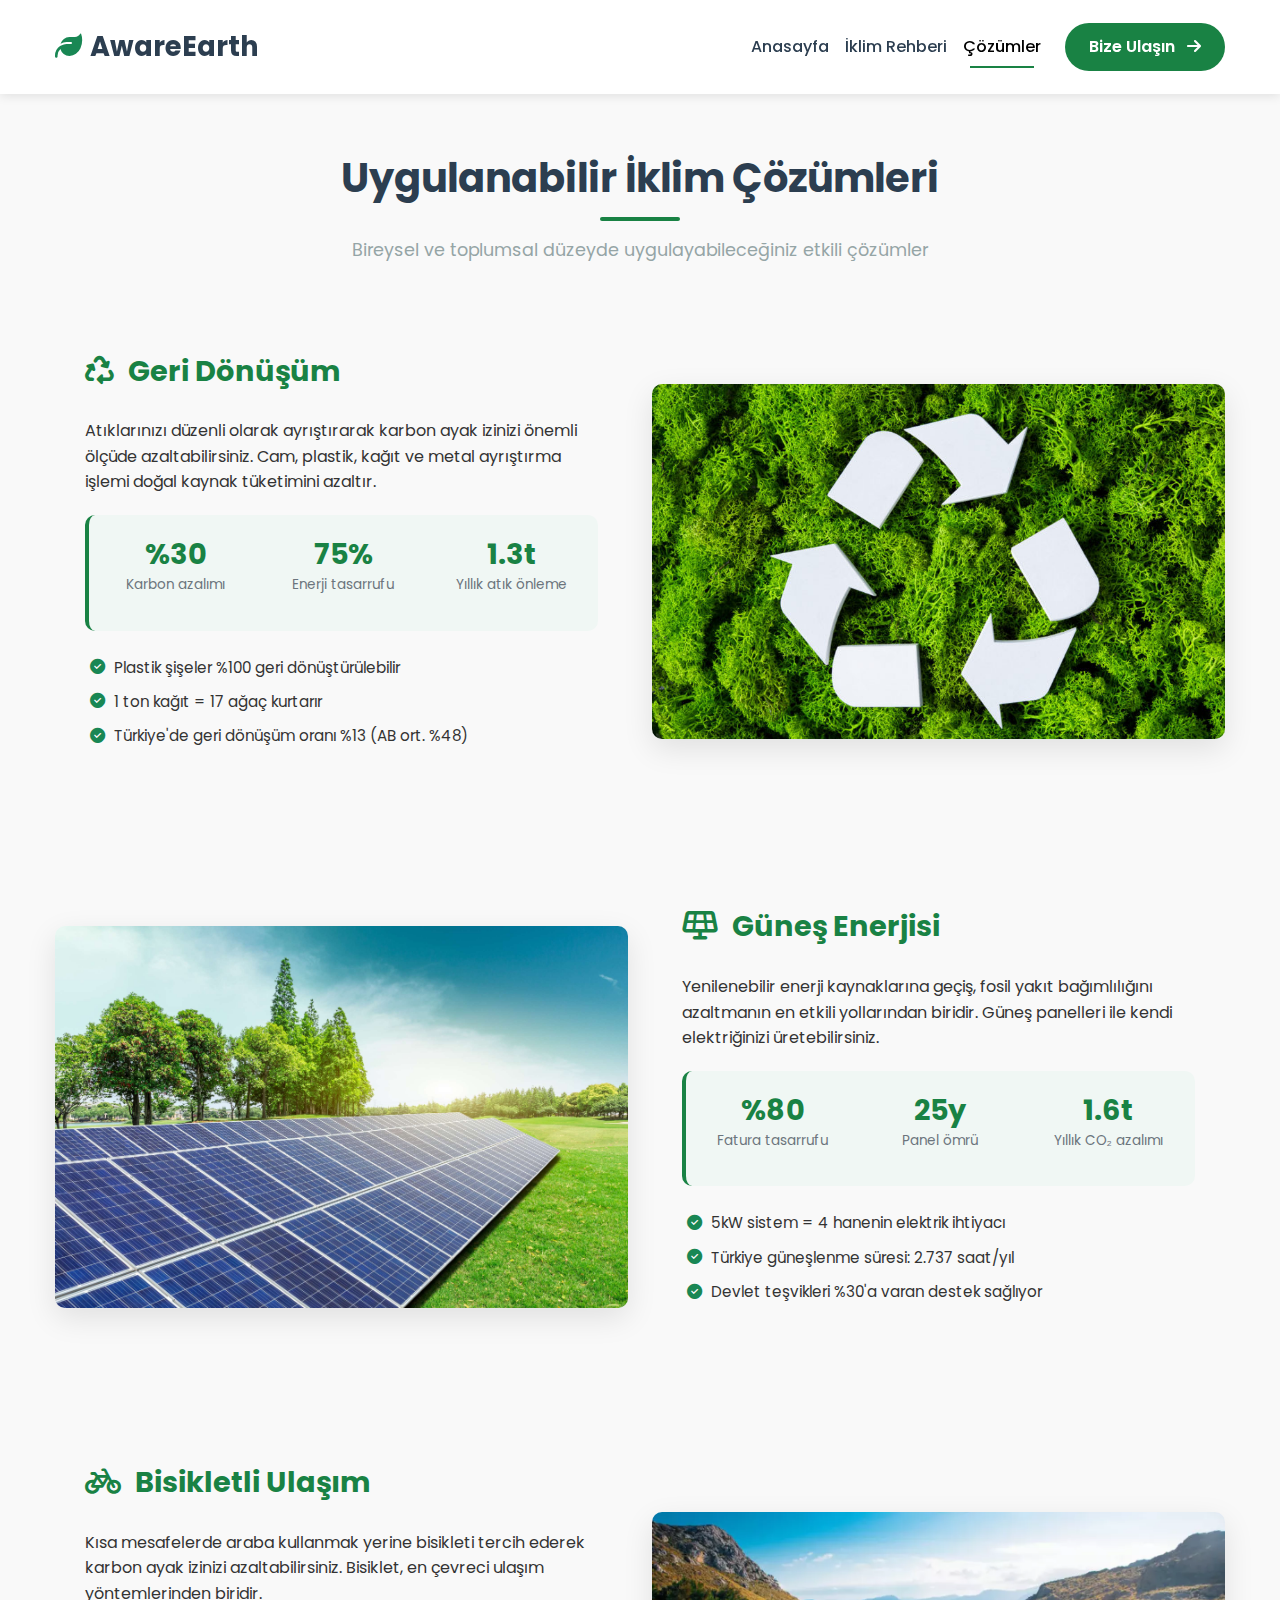
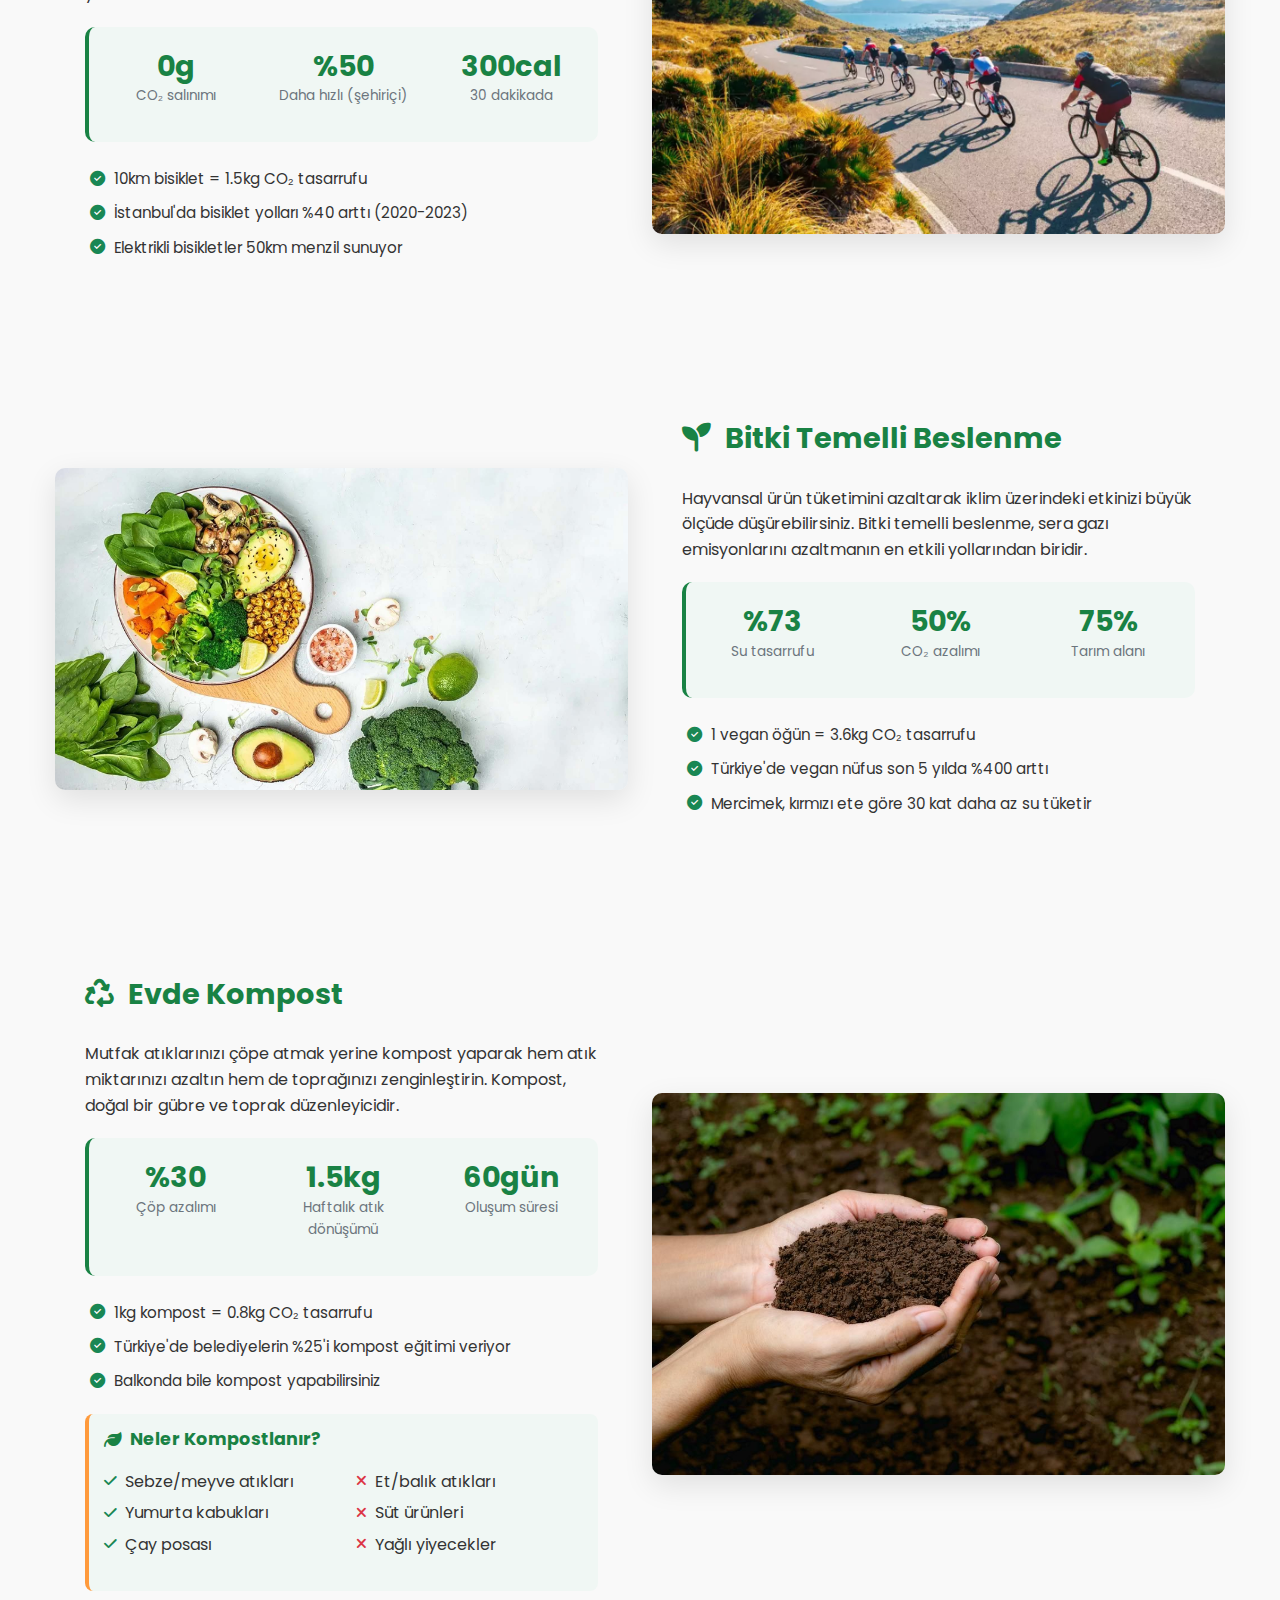
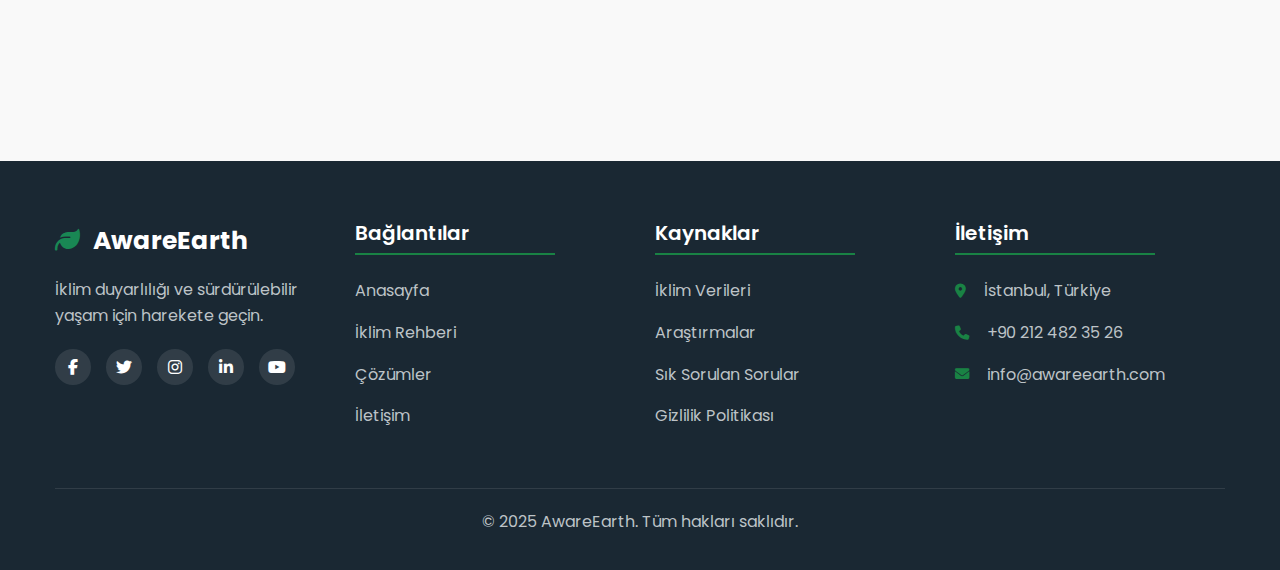
<file: solutions.html>
<!DOCTYPE html>
<html lang="tr">
<head>
  <meta charset="UTF-8">
  <meta name="viewport" content="width=device-width, initial-scale=1.0">
  <title>AwareEarth | Çözümler</title>
  <link href="https://cdn.jsdelivr.net/npm/bootstrap@5.3.2/dist/css/bootstrap.min.css" rel="stylesheet">
  <link rel="stylesheet" href="https://cdnjs.cloudflare.com/ajax/libs/font-awesome/6.4.0/css/all.min.css">
  <link rel="stylesheet" href="css/style.css">
  <link rel="stylesheet" href="css/solutions.css">
  <link rel="preconnect" href="https://fonts.googleapis.com">
  <link rel="preconnect" href="https://fonts.gstatic.com" crossorigin>
  <link href="https://fonts.googleapis.com/css2?family=Poppins:wght@400;500;600;700&display=swap" rel="stylesheet">
</head>
<body>

  <nav class="navbar navbar-expand-lg navbar-light bg-white sticky-top">
    <div class="container">
      <a class="navbar-brand" href="index.html">
        <i class="fas fa-leaf text-success me-2"></i>
        <span class="brand-text">AwareEarth</span>
      </a>
      <button class="navbar-toggler" type="button" data-bs-toggle="collapse" data-bs-target="#navbarContent">
        <span class="navbar-toggler-icon"></span>
      </button>
      <div class="collapse navbar-collapse" id="navbarContent">
        <ul class="navbar-nav ms-auto mb-2 mb-lg-0">
          <li class="nav-item"><a class="nav-link" href="index.html">Anasayfa</a></li>
          <li class="nav-item"><a class="nav-link" href="climate_guide.html">İklim Rehberi</a></li>
          <li class="nav-item"><a class="nav-link active" href="solutions.html">Çözümler</a></li>
        </ul>
        <div class="d-flex ms-3">
          <a href="contact.html" class="btn btn-success">Bize Ulaşın <i class="fas fa-arrow-right ms-2"></i></a>
        </div>
      </div>
    </div>
  </nav>

  <!-- Çözümler Sayfası İçeriği -->
  <section class="solution-section">
      <div class="container">
        <div class="section-header">
          <h2 class="section-title">Uygulanabilir İklim Çözümleri</h2>
          <p class="section-subtitle">Bireysel ve toplumsal düzeyde uygulayabileceğiniz etkili çözümler</p>
        </div>
          <!-- 1. Geri Dönüşüm -->
          <div class="row solution-card align-items-center">
              <div class="col-lg-6 order-lg-1 order-2">
                  <div class="solution-content">
                      <h2 class="solution-title"><i class="fas fa-recycle me-2"></i> Geri Dönüşüm</h2>
                      <p>Atıklarınızı düzenli olarak ayrıştırarak karbon ayak izinizi önemli ölçüde azaltabilirsiniz. Cam, plastik, kağıt ve metal ayrıştırma işlemi doğal kaynak tüketimini azaltır.</p>
                      
                      <div class="solution-stats">
                          <div class="row">
                              <div class="col-4 text-center stat-item">
                                  <div class="stat-value">%30</div>
                                  <div class="stat-label">Karbon azalımı</div>
                              </div>
                              <div class="col-4 text-center stat-item">
                                  <div class="stat-value">75%</div>
                                  <div class="stat-label">Enerji tasarrufu</div>
                              </div>
                              <div class="col-4 text-center stat-item">
                                  <div class="stat-value">1.3t</div>
                                  <div class="stat-label">Yıllık atık önleme</div>
                              </div>
                          </div>
                      </div>
                      
                      <ul class="fa-ul">
                          <li><span class="fa-li"><i class="fas fa-check-circle text-success"></i></span> Plastik şişeler %100 geri dönüştürülebilir</li>
                          <li><span class="fa-li"><i class="fas fa-check-circle text-success"></i></span> 1 ton kağıt = 17 ağaç kurtarır</li>
                          <li><span class="fa-li"><i class="fas fa-check-circle text-success"></i></span> Türkiye'de geri dönüşüm oranı %13 (AB ort. %48)</li>
                      </ul>
                  </div>
              </div>
              <div class="col-lg-6 order-lg-2 order-1 mb-4 mb-lg-0">
                  <img src="assets/recycle.jpg" alt="Geri dönüşüm" class="img-fluid solution-img">
              </div>
          </div>

          <!-- 2. Güneş Enerjisi -->
          <div class="row solution-card align-items-center">
              <div class="col-lg-6 mb-4 mb-lg-0">
                  <img src="assets/solar.jpg" alt="Güneş enerjisi" class="img-fluid solution-img">
              </div>
              <div class="col-lg-6">
                  <div class="solution-content">
                      <h2 class="solution-title"><i class="fas fa-solar-panel me-2"></i> Güneş Enerjisi</h2>
                      <p>Yenilenebilir enerji kaynaklarına geçiş, fosil yakıt bağımlılığını azaltmanın en etkili yollarından biridir. Güneş panelleri ile kendi elektriğinizi üretebilirsiniz.</p>
                      
                      <div class="solution-stats">
                          <div class="row">
                              <div class="col-4 text-center stat-item">
                                  <div class="stat-value">%80</div>
                                  <div class="stat-label">Fatura tasarrufu</div>
                              </div>
                              <div class="col-4 text-center stat-item">
                                  <div class="stat-value">25y</div>
                                  <div class="stat-label">Panel ömrü</div>
                              </div>
                              <div class="col-4 text-center stat-item">
                                  <div class="stat-value">1.6t</div>
                                  <div class="stat-label">Yıllık CO₂ azalımı</div>
                              </div>
                          </div>
                      </div>
                      
                      <ul class="fa-ul">
                          <li><span class="fa-li"><i class="fas fa-check-circle text-success"></i></span> 5kW sistem = 4 hanenin elektrik ihtiyacı</li>
                          <li><span class="fa-li"><i class="fas fa-check-circle text-success"></i></span> Türkiye güneşlenme süresi: 2.737 saat/yıl</li>
                          <li><span class="fa-li"><i class="fas fa-check-circle text-success"></i></span> Devlet teşvikleri %30'a varan destek sağlıyor</li>
                      </ul>
                  </div>
              </div>
          </div>

          <!-- 3. Bisikletli Ulaşım -->
          <div class="row solution-card align-items-center">
              <div class="col-lg-6 order-lg-1 order-2">
                  <div class="solution-content">
                      <h2 class="solution-title"><i class="fas fa-bicycle me-2"></i> Bisikletli Ulaşım</h2>
                      <p>Kısa mesafelerde araba kullanmak yerine bisikleti tercih ederek karbon ayak izinizi azaltabilirsiniz. Bisiklet, en çevreci ulaşım yöntemlerinden biridir.</p>
                      
                      <div class="solution-stats">
                          <div class="row">
                              <div class="col-4 text-center stat-item">
                                  <div class="stat-value">0g</div>
                                  <div class="stat-label">CO₂ salınımı</div>
                              </div>
                              <div class="col-4 text-center stat-item">
                                  <div class="stat-value">%50</div>
                                  <div class="stat-label">Daha hızlı (şehiriçi)</div>
                              </div>
                              <div class="col-4 text-center stat-item">
                                  <div class="stat-value">300cal</div>
                                  <div class="stat-label">30 dakikada</div>
                              </div>
                          </div>
                      </div>
                      
                      <ul class="fa-ul">
                          <li><span class="fa-li"><i class="fas fa-check-circle text-success"></i></span> 10km bisiklet = 1.5kg CO₂ tasarrufu</li>
                          <li><span class="fa-li"><i class="fas fa-check-circle text-success"></i></span> İstanbul'da bisiklet yolları %40 arttı (2020-2023)</li>
                          <li><span class="fa-li"><i class="fas fa-check-circle text-success"></i></span> Elektrikli bisikletler 50km menzil sunuyor</li>
                      </ul>
                  </div>
              </div>
              <div class="col-lg-6 order-lg-2 order-1 mb-4 mb-lg-0">
                  <img src="assets/bike.png" alt="Bisikletli ulaşım" class="img-fluid solution-img">
              </div>
          </div>


          <!-- 4. Bitki Temelli Beslenme -->
          <div class="row solution-card align-items-center">
            <div class="col-lg-6 mb-4 mb-lg-0">
                  <img src="assets/plant.jpg" alt="Bitki temelli beslenme" class="img-fluid solution-img">
            </div>
            <div class="col-lg-6">
                  <div class="solution-content">
                      <h2 class="solution-title"><i class="fas fa-seedling me-2"></i> Bitki Temelli Beslenme</h2>
                      <p>Hayvansal ürün tüketimini azaltarak iklim üzerindeki etkinizi büyük ölçüde düşürebilirsiniz. Bitki temelli beslenme, sera gazı emisyonlarını azaltmanın en etkili yollarından biridir.</p>
                      
                      <div class="solution-stats">
                          <div class="row">
                              <div class="col-4 text-center stat-item">
                                  <div class="stat-value">%73</div>
                                  <div class="stat-label">Su tasarrufu</div>
                              </div>
                              <div class="col-4 text-center stat-item">
                                  <div class="stat-value">50%</div>
                                  <div class="stat-label">CO₂ azalımı</div>
                              </div>
                              <div class="col-4 text-center stat-item">
                                  <div class="stat-value">75%</div>
                                  <div class="stat-label">Tarım alanı</div>
                              </div>
                          </div>
                      </div>
                      
                      <ul class="fa-ul">
                          <li><span class="fa-li"><i class="fas fa-check-circle text-success"></i></span> 1 vegan öğün = 3.6kg CO₂ tasarrufu</li>
                          <li><span class="fa-li"><i class="fas fa-check-circle text-success"></i></span> Türkiye'de vegan nüfus son 5 yılda %400 arttı</li>
                          <li><span class="fa-li"><i class="fas fa-check-circle text-success"></i></span> Mercimek, kırmızı ete göre 30 kat daha az su tüketir</li>
                      </ul>
                  </div>
            </div>
          </div>

          <!-- 5. Evde Kompost -->
          <div class="row solution-card align-items-center">
              <div class="col-lg-6 order-lg-1 order-2">
                  <div class="solution-content">
                      <h2 class="solution-title"><i class="fas fa-recycle me-2"></i> Evde Kompost</h2>
                      <p>Mutfak atıklarınızı çöpe atmak yerine kompost yaparak hem atık miktarınızı azaltın hem de toprağınızı zenginleştirin. Kompost, doğal bir gübre ve toprak düzenleyicidir.</p>
                      
                      <div class="solution-stats">
                          <div class="row">
                              <div class="col-4 text-center stat-item">
                                  <div class="stat-value">%30</div>
                                  <div class="stat-label">Çöp azalımı</div>
                              </div>
                              <div class="col-4 text-center stat-item">
                                  <div class="stat-value">1.5kg</div>
                                  <div class="stat-label">Haftalık atık dönüşümü</div>
                              </div>
                              <div class="col-4 text-center stat-item">
                                  <div class="stat-value">60gün</div>
                                  <div class="stat-label">Oluşum süresi</div>
                              </div>
                          </div>
                      </div>
                      
                      <ul class="fa-ul">
                          <li><span class="fa-li"><i class="fas fa-check-circle text-success"></i></span> 1kg kompost = 0.8kg CO₂ tasarrufu</li>
                          <li><span class="fa-li"><i class="fas fa-check-circle text-success"></i></span> Türkiye'de belediyelerin %25'i kompost eğitimi veriyor</li>
                          <li><span class="fa-li"><i class="fas fa-check-circle text-success"></i></span> Balkonda bile kompost yapabilirsiniz</li>
                      </ul>
                      
                      <div class="compost-tips mt-3">
                          <h5><i class="fas fa-leaf me-2"></i>Neler Kompostlanır?</h5>
                          <div class="row">
                              <div class="col-md-6">
                                  <ul class="list-unstyled">
                                      <li><i class="fas fa-check text-success me-2"></i> Sebze/meyve atıkları</li>
                                      <li><i class="fas fa-check text-success me-2"></i> Yumurta kabukları</li>
                                      <li><i class="fas fa-check text-success me-2"></i> Çay posası</li>
                                  </ul>
                              </div>
                              <div class="col-md-6">
                                  <ul class="list-unstyled">
                                      <li><i class="fas fa-times text-danger me-2"></i> Et/balık atıkları</li>
                                      <li><i class="fas fa-times text-danger me-2"></i> Süt ürünleri</li>
                                      <li><i class="fas fa-times text-danger me-2"></i> Yağlı yiyecekler</li>
                                  </ul>
                              </div>
                          </div>
                      </div>
                  </div>
              </div>
              <div class="col-lg-6 order-lg-2 order-1 mb-4 mb-lg-0">
                  <img src="assets/compost.jpg" alt="Evde kompost yapımı" class="img-fluid solution-img">
              </div>
          </div>
      </div>
  </section>

    <footer class="aware-footer">
        <div class="container">
        <div class="footer-grid">
            <div class="footer-about">
            <a href="index.html" class="footer-logo">
                <i class="fas fa-leaf text-success me-2"></i>
                <span class="fw-bold">AwareEarth</span>
            </a>
            <p class="footer-description mt-3">İklim duyarlılığı ve sürdürülebilir yaşam için harekete geçin.</p>
            <div class="social-links">
                <a href="#"><i class="fab fa-facebook-f"></i></a>
                <a href="#"><i class="fab fa-twitter"></i></a>
                <a href="#"><i class="fab fa-instagram"></i></a>
                <a href="#"><i class="fab fa-linkedin-in"></i></a>
                <a href="#"><i class="fab fa-youtube"></i></a>

            </div>
            </div>
            
            <div class="footer-links">
            <h3 class="footer-title">Bağlantılar</h3>
            <ul class="list-unstyled">
                <li><a href="index.html">Anasayfa</a></li>
                <li><a href="climate_guide.html">İklim Rehberi</a></li>
                <li><a href="solutions.html">Çözümler</a></li>
                <li><a href="contact.html">İletişim</a></li>
            </ul>
            </div>
            
            <div class="footer-links">
            <h3 class="footer-title">Kaynaklar</h3>
            <ul class="list-unstyled">
                <li><a href="#">İklim Verileri</a></li>
                <li><a href="#">Araştırmalar</a></li>
                <li><a href="#">Sık Sorulan Sorular</a></li>
                <li><a href="#">Gizlilik Politikası</a></li>
            </ul>
            </div>
            
            <div class="footer-contact">
            <h3 class="footer-title">İletişim</h3>
            <ul class="list-unstyled">
                <li><i class="fas fa-map-marker-alt"></i> İstanbul, Türkiye</li>
                <li><i class="fas fa-phone"></i> +90 212 482 35 26</li>
                <li><i class="fas fa-envelope"></i> info@awareearth.com</li>
            </ul>
            </div>
        </div>
        
        <div class="footer-bottom">
            <p>&copy; 2025 AwareEarth. Tüm hakları saklıdır.</p>
        </div>
        </div>
    </footer>

  <script src="https://cdn.jsdelivr.net/npm/bootstrap@5.3.2/dist/js/bootstrap.bundle.min.js"></script>
  <script src="js/script.js"></script>
</body>
</html>
</file>
<file: css/style.css>
body {
  font-family: 'Poppins', sans-serif;
  line-height: 1.6;
  color: #333;
  background-color: #fff;
  margin: 0;
  padding: 0;
}

h1, h2, h3, h4, h5, h6 {
  font-weight: 700;
  line-height: 1.2;
  margin-top: 0;
}

a {
  text-decoration: none;
  color: inherit;
  transition: all 0.3s ease;
}

img {
  max-width: 100%;
  height: auto;
}

.container {
  width: 100%;
  max-width: 1200px;
  margin: 0 auto;
  padding: 0 15px;
}

.btn {
  display: inline-block;
  padding: 12px 24px;
  border-radius: 50px;
  font-weight: 600;
  text-align: center;
  transition: all 0.3s ease;
  border: none;
  cursor: pointer;
}

.btn-primary {
  background-color: #198244;
  color: white;
}

.btn-primary:hover {
  background-color: #1d5e38;
  transform: translateY(-3px);
  box-shadow: 0 5px 15px rgba(46, 204, 113, 0.3);
}

.btn-outline-light {
  border: 2px solid white;
  color: white;
  background: transparent;
}

.btn-outline-light:hover {
  background: white;
  color: #2c3e50;
}

.btn-success {
  background-color: #198244;
  color: white;
}

.btn-success:hover {
  background-color: #1b713f;
}

/* === Bölüm Başlıkları === */
.section-header {
  text-align: center;
  margin-bottom: 60px;
}

.section-title {
  font-size: 2.5rem;
  margin-bottom: 15px;
  position: relative;
  color: #2c3e50;
}

.section-title:after {
  content: '';
  display: block;
  width: 80px;
  height: 4px;
  background: #198244;
  margin: 15px auto;
  border-radius: 2px;
}

.section-subtitle {
  font-size: 1.1rem;
  color: #95a5a6;
  max-width: 700px;
  margin: 0 auto;
}

/* === Navigasyon === */
.navbar {
  padding: 20px 0;
  background-color: white;
  box-shadow: 0 2px 10px rgba(0, 0, 0, 0.1);
  position: sticky;
  top: 0;
  z-index: 1000;
}

.navbar-brand {
  display: flex;
  align-items: center;
  font-size: 1.7rem;
  font-weight: 700;
  color: #2c3e50;
}

.nav-link {
  font-weight: 500;
  padding: 8px 15px;
  color: #2c3e50;
  position: relative;
}

.nav-link:after {
  content: '';
  position: absolute;
  bottom: 0;
  left: 15px;
  width: 0;
  height: 2px;
  background: #198244;
  transition: width 0.3s ease;
}

.nav-link:hover:after,
.nav-link.active:after {
  width: calc(100% - 30px);
}

.nav-link.active {
  color: #198244;
}

/* === Hero Bölümü === */
.hero-section {
  background: linear-gradient(rgba(0, 0, 0, 0.4), rgba(0, 0, 0, 0.4)), url('../assets/climate-awareness.png') no-repeat center center;
  background-size: cover;
  min-height: 100vh;
  display: flex;
  align-items: center;
  color: white;
  padding: 100px 0;
}

.hero-content {
  max-width: 600px;
}

.hero-badge {
  display: inline-block;
  background-color: #198244;
  color: white;
  padding: 5px 15px;
  border-radius: 50px;
  font-size: 0.9rem;
  font-weight: 600;
  margin-bottom: 20px;
}

.hero-title {
  font-size: 3.5rem;
  margin-bottom: 20px;
}

.hero-text {
  font-size: 1.2rem;
  margin-bottom: 30px;
  opacity: 0.9;
}

/* === İklim Kartları === */
.climate-section {
  padding: 100px 0;
  background-color: #f9f9f9;
}

.climate-card {
  background: white;
  border-radius: 10px;
  padding: 30px;
  margin-bottom: 30px;
  box-shadow: 0 5px 15px rgba(0, 0, 0, 0.05);
  transition: all 0.3s ease;
}

.climate-card:hover {
  transform: translateY(-10px);
  box-shadow: 0 15px 30px rgba(0, 0, 0, 0.1);
}

.climate-icon {
  width: 60px;
  height: 60px;
  background: #198244;
  color: white;
  border-radius: 50%;
  display: flex;
  align-items: center;
  justify-content: center;
  font-size: 1.5rem;
  margin-bottom: 20px;
}

/* === Çözümler Bölümü === */
.solutions-section {
  padding: 100px 0;
}

.solutions-grid {
  display: grid;
  grid-template-columns: repeat(auto-fit, minmax(250px, 1fr));
  gap: 30px;
}

.solutions-card {
  background: white;
  border-radius: 10px;
  padding: 30px;
  box-shadow: 0 5px 15px rgba(0, 0, 0, 0.05);
  transition: all 0.3s ease;
  text-align: center;
}

.solutions-card:hover {
  transform: translateY(-10px);
  box-shadow: 0 15px 30px rgba(0, 0, 0, 0.1);
}

.solutions-icon {
  width: 80px;
  height: 80px;
  background: rgba(46, 204, 113, 0.1);
  color: #198244;
  border-radius: 50%;
  display: flex;
  align-items: center;
  justify-content: center;
  font-size: 2rem;
  margin: 0 auto 20px;
}

.solutions-card:hover .solutions-icon {
  background: #198244;
  color: white;
}

/* === Eylem Çağrısı === */
.cta-section {
  background: linear-gradient(rgba(0, 0, 0, 0.5), rgba(0, 0, 0, 0.5)), url('../assets/environmental-protection.jpg') no-repeat center center;
  background-size: cover;
  color: white;
  padding: 100px 0;
  text-align: center;
}

.cta-content {
  max-width: 800px;
  margin: 0 auto;
}

.cta-content h2 {
  font-size: 2.5rem;
  margin-bottom: 20px;
}

.cta-content p {
  font-size: 1.2rem;
  margin-bottom: 30px;
  opacity: 0.9;
}

/* === Footer === */
.aware-footer {
  background-color: #1a2833;
  color: #ecf0f1;
  padding: 60px 0 20px;
  line-height: 1.6;
}

.footer-grid {
  display: grid;
  grid-template-columns: repeat(auto-fit, minmax(250px, 1fr));
  gap: 30px;
  margin-bottom: 40px;
}

.footer-about {
  margin-bottom: 30px;
}

.footer-logo {
  font-size: 25px;
  font-weight: 700;
  color: #fff;
  margin-bottom: 15px;
}

.footer-description {
  margin-bottom: 20px;
  color: #bdc3c7;
}

.footer-title {
  font-size: 20px;
  font-weight: 600;
  color: #fff;
  margin-bottom: 20px;
  position: relative;
  padding-bottom: 10px;
}

.footer-title::after {
  content: '';
  position: absolute;
  left: 0;
  bottom: 0;
  width: 200px;
  height: 2px;
  background-color: #198244;
}

.footer-links li, .footer-contact li {
  margin-bottom: 10px;
}

.footer-links a {
  color: #bdc3c7;
  text-decoration: none;
}

.footer-links a:hover {
  color: #61ac81;
}

.footer-contact li {
  display: flex;
  align-items: center;
  gap: 10px;
  color: #bdc3c7;
}

.footer-contact i {
  color: #198244;
  text-align: center;
}

.social-links {
  display: flex;
  gap: 15px;
}

.social-links a {
  display: inline-flex;
  align-items: center;
  justify-content: center;
  width: 36px;
  height: 36px;
  background-color: rgba(255, 255, 255, 0.1);
  border-radius: 50%;
  color: #fff;
  transition: all 0.3s;
}

.social-links a:hover {
  background-color: #198244;
  transform: translateY(-3px);
}

.footer-bottom {
  text-align: center;
  padding-top: 20px;
  border-top: 1px solid rgba(255, 255, 255, 0.1);
  color: #bdc3c7;
  font-size: 16px;
}

/* === Responsive Tasarım === */
@media (max-width: 992px) {
  .hero-title {
    font-size: 2.8rem;
  }
  
  .section-title {
    font-size: 2.2rem;
  }
}

@media (max-width: 768px) {
  .hero-title {
    font-size: 2.2rem;
  }
  
  .section-title {
    font-size: 1.8rem;
  }
  
  .navbar-brand {
    font-size: 1.4rem;
  }
  
  .hero-section {
    padding: 80px 0;
  }
}

@media (max-width: 576px) {
  .hero-title {
    font-size: 1.8rem;
  }
  
  .hero-text {
    font-size: 1rem;
  }
  
  .btn {
    padding: 10px 20px;
  }
}

@media (max-width: 768px) {
  .footer-grid {
    grid-template-columns: 1fr 1fr;
  }
  
  .footer-about {
    grid-column: 1 / -1;
  }
}

@media (max-width: 480px) {
  .footer-grid {
    grid-template-columns: 1fr;
  }
  
  .footer-links, .footer-contact {
    margin-bottom: 30px;
  }
}
</file>
<file: css/climate_guide.css>
/* İklim Rehberi Sayfası Stilleri*/

.climate-guide-header {
  background: linear-gradient(rgba(0, 0, 0, 0.5), rgba(0, 0, 0, 0.5)), url('../assets/forest.png') no-repeat center center;
  background-size: cover;
  padding: 120px 0 80px;
  color: white;
  text-align: center;
}

.guide-container {
  padding: 80px 0;
  background-color: #fffdfd;
}

.guide-title {
  font-size: 2.5rem;
  margin-bottom: 15px;
  position: relative;
  color: #f5f0f0;
}

.guide-title:after {
  content: '';
  display: block;
  width: 80px;
  height: 4px;
  background: #ccedd9;
  margin: 15px auto;
  border-radius: 2px;
}

.guide-subtitle {
  font-size: 1.1rem;
  color: #dce1e2;
  max-width: 700px;
  margin: 0 auto;
}

.guide-card {
  background: white;
  border-radius: 10px;
  padding: 30px;
  margin-bottom: 40px;
  box-shadow: 0 5px 15px rgba(0, 0, 0, 0.05);
  transition: all 0.3s ease;
}

.guide-card:hover {
  transform: translateY(-5px);
  box-shadow: 0 10px 25px rgba(0, 0, 0, 0.1);
}

.guide-card h2 {
  color: #198244;
  font-size: 1.8rem;
  margin-bottom: 20px;
  padding-bottom: 15px;
  border-bottom: 2px solid #eee;
}

.guide-icon {
  width: 60px;
  height: 60px;
  background: #198244;
  color: white;
  border-radius: 50%;
  display: flex;
  align-items: center;
  justify-content: center;
  font-size: 1.5rem;
  margin-bottom: 20px;
}

.term-nav {
  position: sticky;
  top: 100px;
  margin-bottom: 30px;
}

.term-nav .card {
  border: none;
  box-shadow: 0 5px 15px rgba(0, 0, 0, 0.05);
}

.term-nav .card-header {
  background-color: #198244;
  color: white;
  font-weight: 600;
  font-size: 1.1rem;
}

.term-nav .nav-link {
  color: #2c3e50;
  font-weight: 500;
  padding: 8px 15px;
  border-left: 3px solid transparent;
  transition: all 0.3s ease;
}

.term-nav .nav-link:hover,
.term-nav .nav-link.active {
  color: #198244;
  background-color: rgba(25, 130, 68, 0.05);
}

.fact-box {
  background-color: rgba(25, 130, 68, 0.05);
  border-left: 4px solid #198244;
  padding: 20px;
  border-radius: 0 5px 5px 0;
  margin: 20px 0;
}

.comparison-table {
  width: 100%;
  border-collapse: collapse;
  margin: 20px 0;
}

.comparison-table th {
  background-color: #198244;
  color: white;
  padding: 12px;
  text-align: left;
}

.comparison-table td {
  padding: 12px;
  border-bottom: 1px solid #eee;
}

.comparison-table tr:nth-child(even) {
  background-color: #f9f9f9;
}

@media (max-width: 992px) {
  .climate-guide-header h1 {
    font-size: 2.5rem;
  }
  
  .guide-card h2 {
    font-size: 1.6rem;
  }
}

@media (max-width: 768px) {
  .climate-guide-header {
    padding: 100px 0 60px;
  }
  
  .climate-guide-header h1 {
    font-size: 2.2rem;
  }
  
  .guide-container {
    padding: 60px 0;
  }
}

@media (max-width: 576px) {
  .climate-guide-header h1 {
    font-size: 1.8rem;
  }
  
  .climate-guide-header p {
    font-size: 1rem;
  }
  
  .guide-card {
    padding: 20px;
  }
}
</file>
<file: css/solutions.css>
/* Çözümler Sayfası Stilleri */

/* Temel Çözüm Kartı Yapısı */
.solution-section {
    padding: 60px 0;
    background-color: #f9f9f9;
}

.solution-card {
    margin-bottom: 80px;
    align-items: center;
    transition: all 0.3s ease;
}

.solution-img {
    border-radius: 10px;
    box-shadow: 0 10px 30px rgba(0,0,0,0.1);
    transition: transform 0.5s ease;
    max-height: 400px;
    object-fit: cover;
    width: 100%;
}

.solution-img:hover {
    transform: scale(1.03);
    box-shadow: 0 15px 40px rgba(0,0,0,0.15);
}

.solution-content {
    padding: 30px;
}

.solution-title {
    color: #198244;
    margin-bottom: 20px;
    font-weight: 700;
    font-size: 1.8rem;
    position: relative;
    padding-bottom: 10px;
}

/* İstatistik Kartları */
.solution-stats {
    background: #f0f7f4;
    border-radius: 10px;
    padding: 15px;
    margin: 20px 0;
    border-left: 4px solid #198244;
}

.stat-item {
    margin-bottom: 10px;
    padding: 10px;
}

.stat-value {
    font-size: 1.8rem;
    font-weight: 700;
    color: #198244;
    line-height: 1;
}

.stat-label {
    font-size: 0.85rem;
    color: #6c757d;
    margin-top: 5px;
}

/* Liste Öğeleri */
.fa-ul {
    margin-left: 1.8em;
}

.fa-ul li {
    padding: 5px 0;
    font-size: 0.95rem;
}

.fa-li {
    left: -1.8em;
    width: 1.4em;
    top: 0.3em;
}

/* Kompost Özel Stiller */
.compost-tips {
    background: #f0f7f4;
    border-radius: 8px;
    padding: 15px;
    border-left: 4px solid #ff9a3c;
    margin-top: 20px;
}

.compost-tips h5 {
    color: #198244;
    margin-bottom: 15px;
    font-size: 1.1rem;
    display: flex;
    align-items: center;
}

.compost-tips h5 i {
    margin-right: 8px;
}

.list-unstyled {
    padding-left: 0;
    list-style: none;
}

.list-unstyled li {
    padding: 3px 0;
    display: flex;
    align-items: center;
}

.list-unstyled i {
    margin-right: 8px;
    font-size: 0.9rem;
}

.list-unstyled .fa-check {
    color: #27ae60;
}

.list-unstyled .fa-times {
    color: #e74c3c;
}

/* Responsive Ayarlar */
@media (max-width: 992px) {
    .solution-title {
        font-size: 1.6rem;
    }
    
    .stat-value {
        font-size: 1.5rem;
    }
}

@media (max-width: 768px) {
    .solution-card {
        flex-direction: column;
        margin-bottom: 50px;
    }
    
    .solution-img {
        max-height: 300px;
        margin-bottom: 20px;
    }
    
    .solution-content {
        padding: 20px 15px;
    }
    
    .solution-title {
        font-size: 1.4rem;
    }
    
    .stat-value {
        font-size: 1.3rem;
    }
}

@media (max-width: 576px) {
    .solution-section {
        padding: 50px 0;
    }
    
    .solution-stats .row {
        flex-direction: column;
    }
    
    .stat-item {
        text-align: left !important;
        padding: 8px 0;
    }
}
</file>
